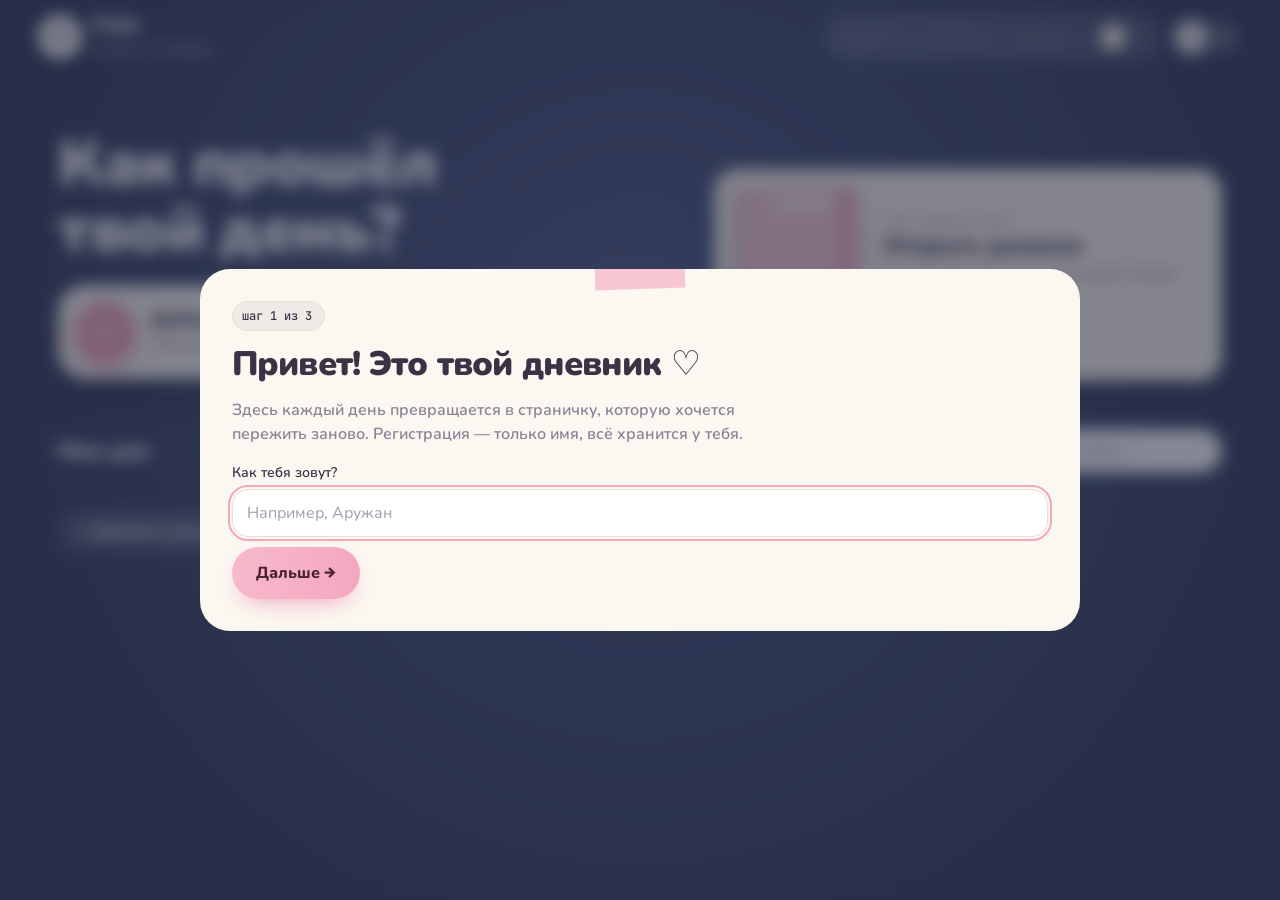
<file: index.html>
<!DOCTYPE html>
<html lang="ru">
<head>
<meta charset="utf-8">
<meta name="viewport" content="width=device-width,initial-scale=1,maximum-scale=1,viewport-fit=cover">
<title>Folio</title>
<link rel="manifest" href="manifest.webmanifest">
<link rel="icon" href="icon.svg" type="image/svg+xml">
<link rel="apple-touch-icon" href="icon.svg">
<meta name="theme-color" content="#3d4869">
<meta name="apple-mobile-web-app-capable" content="yes">
<meta name="apple-mobile-web-app-title" content="Folio">
<link rel="preconnect" href="https://fonts.googleapis.com">
<link rel="preconnect" href="https://fonts.gstatic.com" crossorigin>
<link href="https://fonts.googleapis.com/css2?family=Amatic+SC:wght@700&family=Caveat:wght@500;700&family=Comfortaa:wght@600&family=Cormorant+Garamond:ital,wght@0,500;0,600;1,500;1,600&family=JetBrains+Mono:wght@500&family=Lobster&family=Marck+Script&family=Neucha&family=Bad+Script&family=Nunito:wght@600;800;900&family=Onest:wght@400;500;600;700;800&family=Pacifico&family=Rubik+Mono+One&family=Unbounded:wght@400;500;600;700;900&display=swap" rel="stylesheet">
<link rel="stylesheet" href="css/folio.css">
</head>
<body>
<div class="mesh" aria-hidden="true"><i></i><i></i><i></i></div>
<svg width="0" height="0" style="position:absolute" aria-hidden="true"><defs>
<symbol id="i-photo" viewBox="0 0 24 24"><rect x="3" y="4" width="18" height="16" rx="3"/><circle cx="9" cy="10" r="2"/><path d="M21 16l-5-5-9 9"/></symbol>
<symbol id="i-video" viewBox="0 0 24 24"><rect x="3" y="6" width="13" height="12" rx="3"/><path d="M16 10l5-3v10l-5-3"/></symbol>
<symbol id="i-text" viewBox="0 0 24 24"><path d="M5 6V4h14v2M12 4v16M9 20h6"/></symbol>
<symbol id="i-sticker" viewBox="0 0 24 24"><path d="M14 3H7a4 4 0 0 0-4 4v10a4 4 0 0 0 4 4h7l7-7V7a4 4 0 0 0-4-4z"/><path d="M14 21v-4a3 3 0 0 1 3-3h4"/></symbol>
<symbol id="i-tpl" viewBox="0 0 24 24"><rect x="4" y="3" width="16" height="18" rx="3"/><path d="M8 8h8M8 12h8M8 16h5"/></symbol>
<symbol id="i-date" viewBox="0 0 24 24"><rect x="3" y="5" width="18" height="16" rx="3"/><path d="M3 10h18M8 3v4M16 3v4"/></symbol>
<symbol id="i-link" viewBox="0 0 24 24"><path d="M10 14a4 4 0 0 0 6 0l3-3a4 4 0 0 0-6-6l-1 1M14 10a4 4 0 0 0-6 0l-3 3a4 4 0 0 0 6 6l1-1"/></symbol>
<symbol id="i-secret" viewBox="0 0 24 24"><rect x="3" y="6" width="18" height="13" rx="2"/><path d="M3 8l9 6 9-6"/></symbol>
<symbol id="i-oc" viewBox="0 0 24 24"><circle cx="12" cy="9" r="5"/><path d="M4 21c1-4 4-6 8-6s7 2 8 6"/></symbol>
<symbol id="i-bg" viewBox="0 0 24 24"><path d="M12 3a9 9 0 1 0 0 18c1.5 0 2-1 2-2s-1-2 0-3 2-1 3-1a4 4 0 0 0 4-4c0-4-4-8-9-8z"/><circle cx="7.5" cy="11" r="1"/><circle cx="10" cy="7" r="1"/><circle cx="15" cy="7" r="1"/></symbol>
<symbol id="i-magic" viewBox="0 0 24 24"><path d="M5 19L17 7M14 4l1 2 2 1-2 1-1 2-1-2-2-1 2-1zM19 11l.7 1.3L21 13l-1.3.7L19 15l-.7-1.3L17 13l1.3-.7z"/></symbol>
<symbol id="i-play" viewBox="0 0 24 24"><path d="M7 4l13 8-13 8z"/></symbol>
<symbol id="i-undo" viewBox="0 0 24 24"><path d="M9 14L4 9l5-5"/><path d="M4 9h11a5 5 0 0 1 0 10h-3"/></symbol>
<symbol id="i-redo" viewBox="0 0 24 24"><path d="M3 12a9 9 0 0 1 15.5-6.3L21 8M21 3v5h-5M21 12a9 9 0 0 1-15.5 6.3L3 16M3 21v-5h5"/></symbol>
<symbol id="i-less" viewBox="0 0 24 24"><path d="M5 12h14"/></symbol>
<symbol id="i-more" viewBox="0 0 24 24"><path d="M12 5v14M5 12h14"/></symbol>
<symbol id="i-dots" viewBox="0 0 24 24"><circle cx="5" cy="12" r="1.4"/><circle cx="12" cy="12" r="1.4"/><circle cx="19" cy="12" r="1.4"/></symbol>
<symbol id="i-back" viewBox="0 0 24 24"><path d="M15 5l-7 7 7 7"/></symbol>
<symbol id="i-pen" viewBox="0 0 24 24"><path d="M4 20l4-1 11-11-3-3L5 16z"/></symbol>
<symbol id="i-book" viewBox="0 0 24 24"><path d="M4 5a2 2 0 0 1 2-2h13v16H6a2 2 0 0 0-2 2z"/><path d="M4 19V5"/></symbol>
<symbol id="i-grid" viewBox="0 0 24 24"><rect x="4" y="4" width="7" height="7" rx="2"/><rect x="13" y="4" width="7" height="7" rx="2"/><rect x="4" y="13" width="7" height="7" rx="2"/><rect x="13" y="13" width="7" height="7" rx="2"/></symbol>
<symbol id="i-friends" viewBox="0 0 24 24"><circle cx="9" cy="9" r="3.5"/><circle cx="17" cy="10" r="2.5"/><path d="M3 20c.8-3.5 3-5 6-5s5.2 1.5 6 5M15 15.5c2.6 0 4.6 1.3 5.5 4"/></symbol>
<symbol id="i-share" viewBox="0 0 24 24"><path d="M12 15V3M7 8l5-5 5 5M5 13v6a2 2 0 0 0 2 2h10a2 2 0 0 0 2-2v-6"/></symbol>
<symbol id="i-img" viewBox="0 0 24 24"><rect x="3" y="3" width="18" height="18" rx="3"/><path d="M3 16l5-5 5 5 3-3 5 5"/></symbol>
<symbol id="i-zip" viewBox="0 0 24 24"><path d="M4 7a2 2 0 0 1 2-2h4l2 2h6a2 2 0 0 1 2 2v8a2 2 0 0 1-2 2H6a2 2 0 0 1-2-2z"/></symbol>
<symbol id="i-why" viewBox="0 0 24 24"><circle cx="12" cy="12" r="9"/><path d="M9.5 9.5a2.5 2.5 0 1 1 3.5 2.3c-.6.3-1 .9-1 1.6V14M12 17.5v.01"/></symbol>
<symbol id="i-search" viewBox="0 0 24 24"><circle cx="11" cy="11" r="6.5"/><path d="M16 16l4.5 4.5"/></symbol>
<symbol id="i-menu" viewBox="0 0 24 24"><path d="M4 7h16M4 12h16M4 17h16"/></symbol>
<symbol id="i-trash" viewBox="0 0 24 24"><path d="M5 7h14M10 7V5h4v2M7 7l1 13h8l1-13"/></symbol>
<symbol id="i-eye" viewBox="0 0 24 24"><path d="M3 12s3.5-6 9-6 9 6 9 6-3.5 6-9 6-9-6-9-6z"/><circle cx="12" cy="12" r="2.5"/></symbol>
<symbol id="i-pages" viewBox="0 0 24 24"><rect x="3" y="5" width="8" height="14" rx="1.5"/><rect x="13" y="5" width="8" height="14" rx="1.5"/></symbol>
</defs></svg>

<header class="bar">
  <a class="logo" href="#home"><span class="logo-ic"></span><span><b>Folio</b><small data-i18n>дневник атмосферы</small></span></a>
  <div class="bar-r">
    <nav class="tabs-top glass">
      <a href="#home" data-nav="home"><svg><use href="#i-book"/></svg><span data-i18n>Дневник</span></a>
      <a href="#photos" data-nav="photos"><svg><use href="#i-grid"/></svg><span data-i18n>Галерея</span></a>
      <a href="#new" class="tab-add" aria-label="Добавить день" data-i18n-aria>+</a>
      <a href="#friends" data-nav="friends"><svg><use href="#i-friends"/></svg><span data-i18n>Друзья</span></a>
      <a href="#me" data-nav="me" class="me-link"><span id="me-ava" class="mini-ava"></span><span id="me-name" data-i18n>Я</span></a>
    </nav>
    <div class="lang glass" role="group" aria-label="Язык"><button type="button" data-lang="ru">RU</button><button type="button" data-lang="en">EN</button></div>
  </div>
</header>

<main>
  <!-- ДНЕВНИК -->
  <section id="v-home" class="view">
    <div class="home-hero">
      <div>
        <p class="k" id="hello-k"></p>
        <h1 id="hello-h">Как прошёл твой день?</h1>
        <button class="cta glass" id="new-day" type="button"><span class="orb">+</span><span><b data-i18n>Добавить сегодняшний день</b><small data-i18n>Пара фото и пара слов — страницу соберу сама</small></span></button>
        <div class="week" id="week"></div>
        <div id="vibe-sum"></div>
      </div>
      <div class="side-col">
        <a class="cover" href="#diary" id="open-diary">
          <span class="cover-book"><span class="cover-oc" id="cover-oc"></span><b id="cover-title">дневник</b><small id="cover-pages"></small></span>
          <span class="cover-txt"><span class="k" data-i18n>твой дневник-книга</span><b data-i18n>Открыть дневник</b><small data-i18n>Листай страницы, как в настоящей тетради</small><span class="btn pink small"><svg><use href="#i-book"/></svg><span data-i18n>Открыть</span></span></span>
        </a>
        <div class="qday glass" id="qday" hidden></div>
        <div id="memory" class="mem-col"></div>
      </div>
    </div>
    <div class="sec-row"><h2 class="sec"><span id="diary-name" data-i18n>Мои дни</span> <span id="days-count" class="count"></span></h2><input id="search" type="search" class="search" placeholder="Найти день: «какао», «концерт», «октябрь»…" data-i18n-ph aria-label="Поиск по дням" data-i18n-aria></div>
    <div class="days" id="days"></div>
    <div class="row"><label class="btn ghost"><span data-i18n>⇪ Добавить день друга</span><input type="file" id="import-home" accept=".json,application/json" hidden></label></div>
  </section>

  <!-- ДНЕВНИК-КНИГА: веер разворотов, по нажатию — листание -->
  <section id="v-diary" class="view" hidden>
    <div class="jtop">
      <div class="jside"><a class="rbtn" href="#home" aria-label="Назад" data-i18n-aria><svg><use href="#i-back"/></svg></a></div>
      <div class="jt"><h1 id="j-title">дневник</h1><p class="jsub"><svg><use href="#i-eye"/></svg><span id="j-pages"></span></p></div>
      <div class="jside r"></div>
    </div>
    <div id="home-book">
      <div class="fan" id="fan"></div>
      <div class="jbtns">
        <button class="rbtn big" type="button" id="j-more" aria-label="Ещё" data-i18n-aria><svg><use href="#i-dots"/></svg></button>
        <button class="rbtn big" type="button" id="j-share" aria-label="Сохранить разворот картинкой" data-i18n-aria><svg><use href="#i-share"/></svg></button>
        <button class="rbtn big" type="button" id="j-del" aria-label="Удалить день" data-i18n-aria><svg><use href="#i-trash"/></svg></button>
        <button class="rbtn big plus" type="button" id="j-add" aria-label="Добавить сегодняшний день" data-i18n-aria><svg><use href="#i-more"/></svg></button>
      </div>
      <p class="fan-hint" data-i18n>листай развороты · нажми, чтобы открыть</p>
    </div>
  </section>

  <!-- ДОБАВИТЬ ДЕНЬ -->
  <section id="v-new" class="view" hidden>
    <div class="cmp">
      <div class="cmp-top"><div><p class="k" id="cmp-date"></p><h1 data-i18n>Каким был день?</h1></div><a class="x" href="#home" aria-label="Закрыть" data-i18n-aria style="display:grid;place-items:center;text-decoration:none">✕</a></div>
      <textarea id="cmp-text" class="cmp-text glass" placeholder="Пара слов о дне — можно совсем коротко" data-i18n-ph></textarea>
      <p class="lbl"><span data-i18n>// настроение</span><small data-i18n>необязательно</small></p>
      <div class="moods" id="cmp-moods"></div>
      <input id="cmp-own" class="inp own" placeholder="Опиши настроение своими словами" data-i18n-ph hidden>
      <p class="lbl"><span data-i18n>// фото и видео</span><small data-i18n>первое станет главным</small></p>
      <div class="media" id="cmp-media"></div>
      <p class="lbl"><span data-i18n>// детали</span><small data-i18n>необязательно</small></p>
      <div class="rowi glass"><i>♪</i><input id="cmp-song" placeholder="Песня дня: ссылка или «исполнитель — название»" data-i18n-ph></div>
      <div class="rowi glass"><i>⌖</i><input id="cmp-place" placeholder="Место" data-i18n-ph></div>
      <div class="rowi glass"><i>✎</i><input id="cmp-extra" placeholder="Ещё заметка — что хочется не забыть" data-i18n-ph></div>
      <div class="cmp-q glass" id="cmp-q" hidden></div>
      <div class="cmp-go"><button class="btn pink" id="cmp-gen" type="button" disabled><span data-i18n>✦ Собрать мой день</span></button></div>
      <p class="note" id="cmp-hint" style="text-align:center" data-i18n>Добавь хотя бы пару слов или одно фото</p>
    </div>
  </section>

  <!-- ГАЛЕРЕЯ -->
  <section id="v-photos" class="view" hidden>
    <div class="view-h"><h1 data-i18n>Все фото</h1><p class="sub" data-i18n>Каждый кадр из всех дней в одном месте. Нажми — откроется день, к которому он приклеен.</p></div>
    <div class="gallery" id="gallery"></div>
  </section>

  <!-- ДРУЗЬЯ -->
  <section id="v-friends" class="view" hidden>
    <div class="view-h">
      <h1 data-i18n>Дни друзей</h1>
      <p class="sub" data-i18n>Друг жмёт «Поделиться» в своём дне и присылает тебе файл. Ты добавляешь его сюда, смотришь атмосферу его дня, ставишь реакции и оставляешь записки в конвертиках. Можно собрать общий разворот: слева твоя страница, справа — его.</p>
      <div class="row"><label class="btn pink big"><span data-i18n>⇪ Добавить файл от друга</span><input type="file" id="import-friends" accept=".json,application/json" hidden></label></div>
    </div>
    <div class="days" id="friend-days"></div>
  </section>

  <!-- ПРОФИЛЬ -->
  <section id="v-me" class="view" hidden>
    <div class="me-grid glass">
      <div class="oc-stage" id="me-oc"></div>
      <div>
        <h1 id="me-h">Профиль</h1>
        <p class="sub" data-i18n>Твой персонаж живёт в дневнике как стикер. Его можно поменять когда угодно.</p>
        <div class="row"><button class="btn white" id="edit-oc" type="button" data-i18n>Изменить персонажа</button><button class="btn ghost" id="edit-vibe" type="button" data-i18n>Пройти тест вайба заново</button><a class="btn ghost" href="atmosphere.html" data-i18n>Художественный режим</a></div>
        <div class="row"><button class="btn ghost" id="backup" type="button" data-i18n>Сохранить весь дневник файлом</button><label class="btn ghost"><span data-i18n>Восстановить из файла</span><input type="file" id="restore" accept=".json" hidden></label></div>
        <p class="note" style="margin-top:18px" data-i18n>Всё хранится только в твоём браузере.</p>
      </div>
    </div>
  </section>

  <!-- ГОТОВАЯ СТРАНИЦА И РЕДАКТОР -->
  <section id="v-edit" class="view" hidden>
    <div class="ed-top">
      <a class="btn icon" href="#home" aria-label="Назад" data-i18n-aria><svg><use href="#i-back"/></svg></a>
      <input id="ed-title" class="ed-title" placeholder="Название дня" data-i18n-ph aria-label="Название дня" data-i18n-aria>
      <input id="ed-date" type="date" class="ed-date" aria-label="Дата" data-i18n-aria>
      <button class="btn icon edit-only" id="ed-undo" type="button" title="Отменить (Ctrl+Z)" aria-label="Отменить" data-i18n-aria><svg><use href="#i-undo"/></svg></button>
      <button class="btn small white edit-only" id="ed-done" type="button" data-i18n>Готово</button>
      <button class="btn icon" id="ed-more" type="button" aria-label="Ещё" data-i18n-aria><svg><use href="#i-dots"/></svg></button>
    </div>
    <div class="ed-menu glass" id="ed-menu" hidden>
      <button type="button" id="ed-play"><svg><use href="#i-play"/></svg><span data-i18n>Прожить день</span></button>
      <button type="button" id="ed-share"><svg><use href="#i-share"/></svg><span data-i18n>Поделиться</span></button>
      <button type="button" id="ed-why"><svg><use href="#i-why"/></svg><span data-i18n>Почему так?</span></button>
      <hr>
      <button type="button" id="ed-png"><svg><use href="#i-img"/></svg><span data-i18n>Сохранить картинкой</span></button>
      <button type="button" id="ed-video"><svg><use href="#i-video"/></svg><span data-i18n>Видео для сторис</span></button>
      <button type="button" id="ed-zip"><svg><use href="#i-zip"/></svg><span data-i18n>Папка .zip</span></button>
      <hr>
      <div class="row-m"><svg><use href="#i-pages"/></svg><div class="seg" role="group" aria-label="Страницы"><button type="button" data-pages="1" data-i18n>1 стр.</button><button type="button" data-pages="2" data-i18n>2 стр.</button></div></div>
    </div>
    <div class="ed-wrap" id="ed-wrap">
      <div class="ed-glow"></div>
      <div class="spread" id="spread"></div>
    </div>
    <div class="ed-side" id="ed-side">
    <p class="side-k k" data-i18n>AI собрал страницу · можно пересобрать</p>
    <div class="aibar" id="aibar">
      <button type="button" class="main" data-ai="regen"><svg><use href="#i-redo"/></svg><span data-i18n>Другой вариант</span></button>
      <button type="button" data-ai="less"><svg><use href="#i-less"/></svg><span data-i18n>Минималистичнее</span></button>
      <button type="button" data-ai="more"><svg><use href="#i-more"/></svg><span data-i18n>Больше деталей</span></button>
      <button type="button" data-ai="mood" id="ai-mood"></button>
    </div>
    <p class="why-line" id="why-line"></p>
    <div class="ed-bottom" id="ed-bottom">
      <button class="btn" type="button" id="ed-edit"><svg><use href="#i-pen"/></svg><span data-i18n>Править</span></button>
      <button class="btn pink" type="button" id="ed-save" data-i18n>Сохранить в дневник</button>
    </div>
    <ol class="why side-why" id="why-list"></ol>
    </div>
    <div class="dock" id="dock">
      <div class="tools" id="tools">
        <button class="tool" data-sheet="photo" type="button"><svg><use href="#i-photo"/></svg><span data-i18n>Фото</span></button>
        <label class="tool"><input type="file" id="add-video" accept="video/*" hidden><svg><use href="#i-video"/></svg><span data-i18n>Видео 5с</span></label>
        <button class="tool" data-act="text" type="button"><svg><use href="#i-text"/></svg><span data-i18n>Текст</span></button>
        <button class="tool" data-sheet="stickers" type="button"><svg><use href="#i-sticker"/></svg><span data-i18n>Стикеры</span></button>
        <button class="tool" data-sheet="bg" type="button"><svg><use href="#i-bg"/></svg><span data-i18n>Фон</span></button>
        <button class="tool" data-sheet="song" type="button"><svg viewBox="0 0 24 24"><path d="M9 18V5l11-2v13"/><circle cx="6" cy="18" r="3"/><circle cx="17" cy="16" r="3"/></svg><span data-i18n>Песня</span></button>
        <button class="tool" data-sheet="templates" type="button"><svg><use href="#i-tpl"/></svg><span data-i18n>Вопросы</span></button>
        <button class="tool" data-sheet="widgets" type="button"><svg><use href="#i-date"/></svg><span data-i18n>Дата</span></button>
        <button class="tool" data-act="link" type="button"><svg><use href="#i-link"/></svg><span data-i18n>Ссылка</span></button>
        <button class="tool" data-sheet="secrets" type="button"><svg><use href="#i-secret"/></svg><span data-i18n>Секрет</span></button>
        <button class="tool" data-act="oc" type="button"><svg><use href="#i-oc"/></svg><span data-i18n>Я</span></button>
      </div>
      <div class="itbar" id="itbar" hidden>
        <button type="button" data-it="edit" data-i18n>✎ Изменить</button>
        <button type="button" data-it="frame" data-i18n>▢ Рамка</button>
        <button type="button" data-it="cut" data-i18n>✂ Стикер</button>
        <button type="button" data-it="color" data-i18n>● Цвет</button>
        <button type="button" data-it="pos" data-i18n>⌖ Место</button>
        <button type="button" data-it="up" data-i18n>↑ Выше</button>
        <button type="button" data-it="down" data-i18n>↓ Ниже</button>
        <button type="button" data-it="dup" data-i18n>⧉ Копия</button>
        <button type="button" data-it="del" class="danger" data-i18n>✕ Удалить</button>
        <button type="button" data-it="done" class="ok" data-i18n>Готово</button>
      </div>
    </div>
  </section>
</main>

<!-- открытая книга: листание разворотов -->
<div class="book-ov" id="book" hidden>
  <i class="fl f1">✿</i><i class="fl f2">✿</i><i class="fl f3">✿</i><i class="fl f4">✿</i>
  <button class="rbtn bk-x" type="button" id="bk-x" aria-label="Закрыть" data-i18n-aria>✕</button>
  <p class="bk-top" id="bk-top"></p>
  <div class="bk-stage"><div class="bk" id="bk"></div></div>
  <button class="rbtn bk-nav prev" type="button" id="bk-prev" aria-label="Назад" data-i18n-aria><svg><use href="#i-back"/></svg></button>
  <button class="rbtn bk-nav next" type="button" id="bk-next" aria-label="Дальше" data-i18n-aria><svg style="transform:scaleX(-1)"><use href="#i-back"/></svg></button>
  <p class="bk-cap" id="bk-cap"></p>
</div>
<!-- генерация -->
<div class="genov" id="genov" hidden><div><div class="gorb" id="gorb"></div><b id="gen-h" data-i18n>Считываю атмосферу</b><p id="gen-p" data-i18n>свет фото, слова, ритм песни и твой стиль</p><div class="gsteps" id="gsteps"></div></div></div>
<!-- нижние листы -->
<div class="sheet" id="sheet" hidden><div class="sheet-box"><div class="sheet-head"><b id="sheet-title"></b><button type="button" class="x" id="sheet-x" aria-label="Закрыть" data-i18n-aria>✕</button></div><div id="sheet-body" class="sheet-body"></div></div></div>
<!-- окно (онбординг, конверт, редактирование) -->
<div class="modal" id="modal" hidden><div class="modal-box" id="modal-box"></div></div>
<div class="shelf" id="shelf" hidden>
  <div class="shelf-panel" id="shelf-panel" aria-label="Мои дневники"></div>
  <button class="shelf-handle" id="shelf-handle" type="button" aria-label="Открыть мои дневники" title="Потяни вправо"><i></i><i></i><i></i></button>
</div>
<div class="shelf-dim" id="shelf-dim"></div>
<div class="replay" id="replay" hidden></div>
<div class="toast" id="toast" hidden></div>

<script src="js/util.js"></script>
<script src="js/i18n.js"></script>
<script src="js/i18n-en.js"></script>
<script src="js/lexicon.js"></script>
<script src="js/analyze-text.js"></script>
<script src="js/analyze-image.js"></script>
<script src="js/music.js"></script>
<script src="js/analyze-audio.js"></script>
<script src="js/demo.js"></script>
<script src="js/system.js"></script>
<script src="js/zip.js"></script>
<script src="js/stickers.js"></script>
<script src="js/pixel-oc.js"></script>
<script src="js/prompts.js"></script>
<script src="js/taste.js"></script>
<script src="js/gemini.js"></script>
<script src="js/generate.js"></script>
<script src="js/cutout.js"></script>
<script src="js/scrap.js"></script>
</body>
</html>
</file>
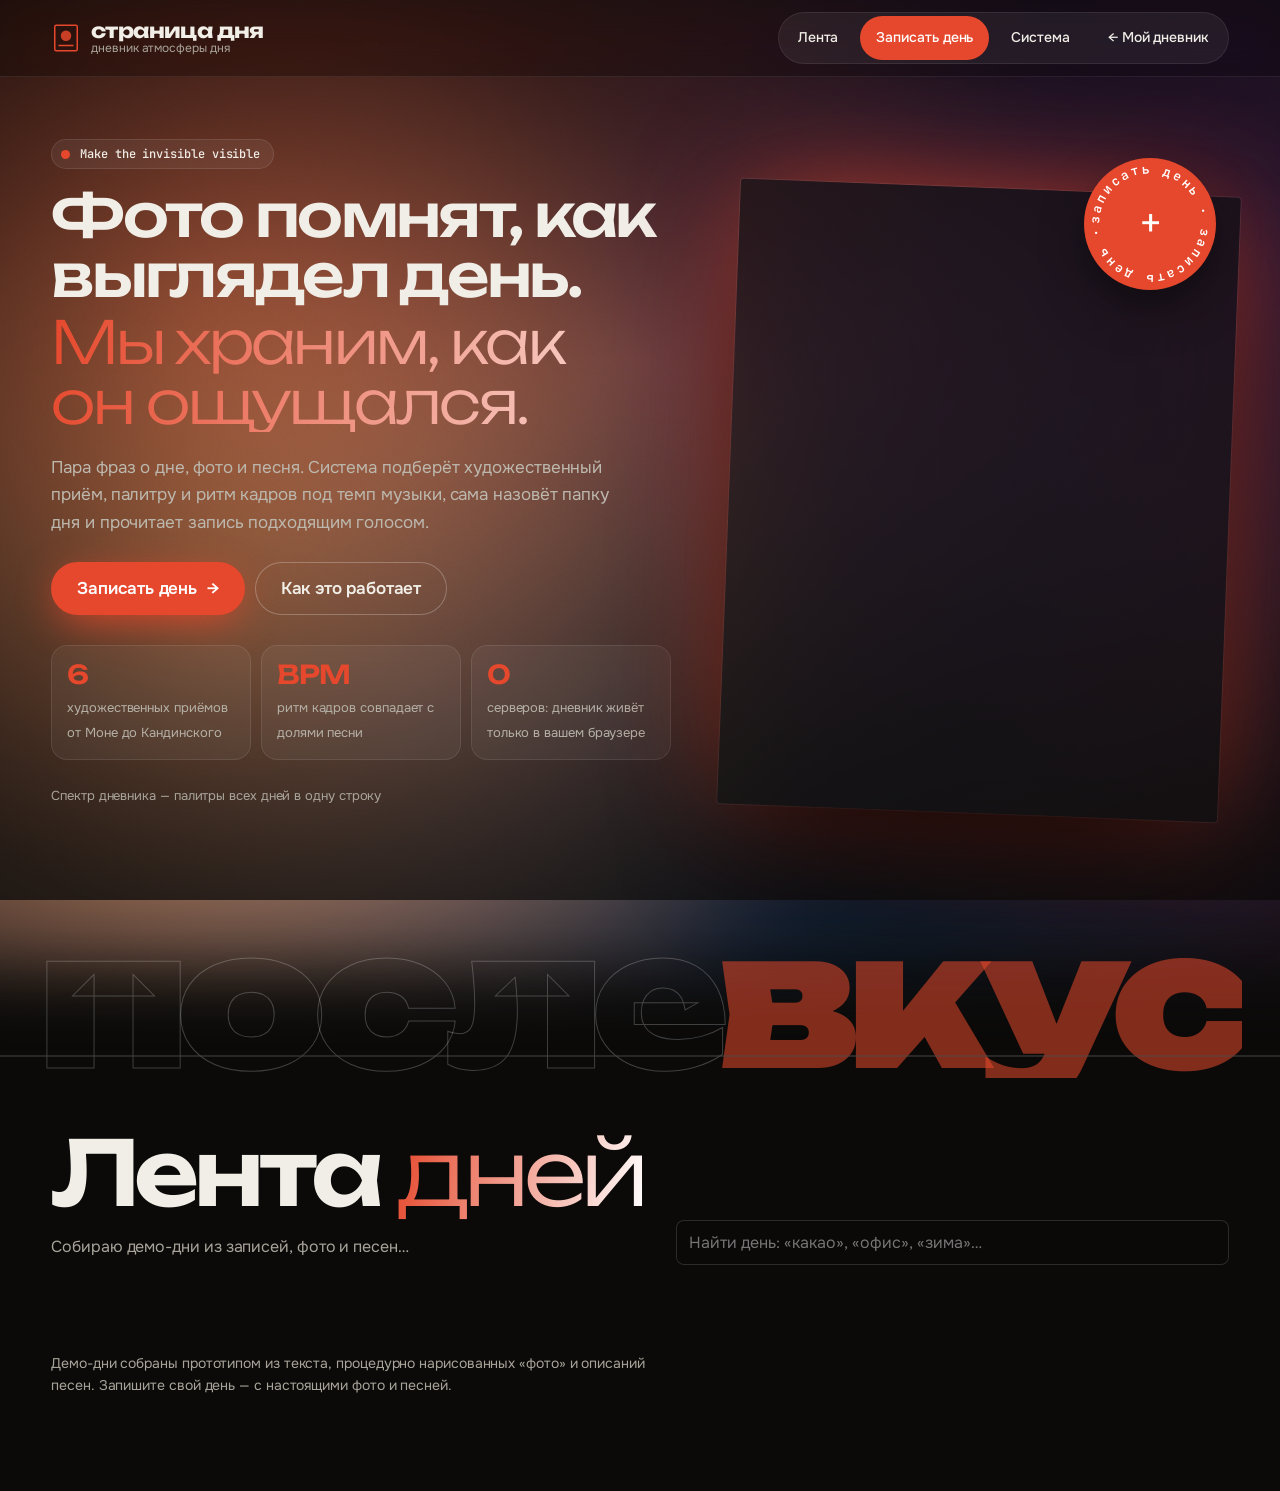
<file: atmosphere.html>
<!DOCTYPE html>
<html lang="ru">
<head>
<meta charset="utf-8">
<meta name="viewport" content="width=device-width,initial-scale=1">
<title>Страница дня — дневник атмосферы</title>
<link rel="preconnect" href="https://fonts.googleapis.com">
<link rel="preconnect" href="https://fonts.gstatic.com" crossorigin>
<link href="https://fonts.googleapis.com/css2?family=Caveat:wght@500;600&family=JetBrains+Mono:wght@400;500&family=Onest:wght@300;400;500;600;700&family=Unbounded:wght@300;400;500;700;900&display=swap" rel="stylesheet">
<link rel="stylesheet" href="css/style.css">
</head>
<body>
<canvas id="aura" aria-hidden="true"></canvas>
<div class="veil" aria-hidden="true"></div>
<header class="top">
  <a class="brand" href="#feed" aria-label="Страница дня — к ленте">
    <svg viewBox="0 0 40 40" width="30" height="30" aria-hidden="true"><rect x="5" y="3" width="30" height="34" rx="2" fill="none" stroke="currentColor" stroke-width="2"/><circle cx="20" cy="17" r="7" fill="currentColor" opacity=".85"/><path d="M10 30h20" stroke="currentColor" stroke-width="2"/></svg>
    <span><b>страница дня</b><small>дневник атмосферы дня</small></span>
  </a>
  <nav class="nav">
    <a href="#feed" data-nav="feed">Лента</a>
    <a href="#new" data-nav="new" class="primary">Записать день</a>
    <a href="#system" data-nav="system">Система</a>
    <a href="index.html">← Мой дневник</a>
  </nav>
</header>

<main>
  <!-- ЛЕНТА / АРХИВ -->
  <section id="view-feed" class="view">
    <div class="hero">
      <div class="hero-text">
        <p class="kicker"><i></i> Make the invisible visible</p>
        <h1 class="hero-h">Фото помнят, как выглядел день. <em>Мы храним, как он ощущался.</em></h1>
        <p class="hero-p">Пара фраз о дне, фото и песня. Система подберёт художественный приём, палитру и ритм кадров под темп музыки, сама назовёт папку дня и прочитает запись подходящим голосом.</p>
        <div class="hero-cta"><a class="btn big glow" href="#new">Записать день <span class="arr">→</span></a><a class="btn big ghost" href="#system">Как это работает</a></div>
        <div class="stats">
          <div><b>6</b><span>художественных приёмов от Моне до Кандинского</span></div>
          <div><b>BPM</b><span>ритм кадров совпадает с долями песни</span></div>
          <div><b>0</b><span>серверов: дневник живёт только в вашем браузере</span></div>
        </div>
        <div class="spectrum-wrap">
          <p class="spec-label">Спектр дневника — палитры всех дней в одну строку</p>
          <div class="spectrum" id="spectrum"></div>
        </div>
      </div>
      <div class="hero-pic">
        <div class="stage live" id="hero-stage"></div>
        <a class="badge" href="#new" aria-label="Записать день">
          <svg viewBox="0 0 120 120" aria-hidden="true"><defs><path id="bp" d="M60,60 m-46,0 a46,46 0 1,1 92,0 a46,46 0 1,1 -92,0"/></defs>
            <text textLength="286" lengthAdjust="spacing"><textPath href="#bp" textLength="286" lengthAdjust="spacing">записать день · записать день ·</textPath></text></svg>
          <b>+</b>
        </a>
        <p class="hero-cap" id="hero-cap"></p>
      </div>
    </div>
    <div class="wordmark" aria-hidden="true">после<span>вкусие</span></div>
    <div class="marquee" aria-hidden="true"><div class="track" id="marquee"></div></div>
    <div class="feed-head">
      <div>
        <h1 class="feed-title">Лента <em>дней</em></h1>
        <p class="muted" id="feed-count">Загружаю дневник…</p>
      </div>
      <div class="feed-tools">
        <input id="search" type="search" placeholder="Найти день: «какао», «офис», «зима»…" aria-label="Поиск по дням">
        <div class="chips" id="chips"></div>
      </div>
    </div>
    <div id="feed" class="feed"></div>
    <p class="feed-note muted">Демо-дни собраны прототипом из текста, процедурно нарисованных «фото» и описаний песен. Запишите свой день — с настоящими фото и песней.</p>
  </section>

  <!-- НОВЫЙ ДЕНЬ -->
  <section id="view-new" class="view" hidden>
    <form id="form" class="compose" autocomplete="off">
      <div class="col">
        <h1>Как прошёл день?</h1>
        <label class="field">
          <span>Запись</span>
          <textarea id="f-text" rows="8" required placeholder="Пишите как близкому другу: погода, свет, запахи, звуки, кто был рядом, мелочи, которые запомнились."></textarea>
        </label>
        <div class="row2">
          <label class="field"><span>Дата</span><input id="f-date" type="date" required></label>
          <label class="field"><span>Время записи</span><input id="f-time" type="time"></label>
        </div>

        <div class="field">
          <span>Фото дня <em class="muted">— одно или несколько</em></span>
          <label class="drop" id="drop">
            <input id="f-photos" type="file" accept="image/*" multiple>
            <b>Перетащите фото сюда</b> или нажмите, чтобы выбрать
          </label>
          <div id="thumbs" class="thumbs"></div>
        </div>

        <div class="field">
          <span>Песня дня</span>
          <div class="tabs" role="tablist">
            <button type="button" class="tab on" data-tab="link" role="tab">Ссылка</button>
            <button type="button" class="tab" data-tab="file" role="tab">Свой аудиофайл</button>
          </div>
          <div class="tabpane" data-pane="link">
            <input id="f-link" type="url" placeholder="Ссылка на YouTube, Spotify, Яндекс Музыку, SoundCloud, Apple Music…">
          </div>
          <div class="tabpane" data-pane="file" hidden>
            <label class="drop small"><input id="f-audio" type="file" accept="audio/*"><b id="audio-name">Выберите mp3 / m4a / wav</b> — разберу темп, энергию и лад по звуку</label>
          </div>
          <div class="songmeta">
            <input id="f-artist" placeholder="Исполнитель" aria-label="Исполнитель">
            <input id="f-song" placeholder="Название" aria-label="Название песни">
            <select id="f-genre" aria-label="Жанр"></select>
            <input id="f-year" type="number" min="1900" max="2030" placeholder="Год" aria-label="Год">
            <select id="f-tempo" aria-label="Темп">
              <option value="">Темп: авто</option><option value="slow">Медленная</option><option value="mid">Средняя</option><option value="fast">Быстрая</option>
            </select>
            <select id="f-mode" aria-label="Лад">
              <option value="">Лад: авто</option><option value="major">Светлая (мажор)</option><option value="minor">Грустная (минор)</option>
            </select>
          </div>
          <p class="hint muted" id="song-hint">Если есть аудиофайл — анализ идёт по звуку. Для ссылки хватит исполнителя и жанра: известных артистов я узнаю сам.</p>
        </div>

        <label class="check"><input id="f-weather" type="checkbox"> Добавить погоду по геолокации <em class="muted">(только с вашего согласия, только для сегодняшней даты)</em></label>

        <button class="btn big" id="build" type="submit">Собрать воспоминание</button>
      </div>
      <div class="col preview-col">
        <div class="stage" id="new-stage">
          <div class="placeholder">
            <p>Здесь появится страница дня.</p>
            <p class="muted">Палитра, приём, ритм кадров и название папки рассчитываются из вашей записи, фото и песни.</p>
          </div>
        </div>
        <div id="new-status" class="status muted" aria-live="polite"></div>
      </div>
    </form>
  </section>

  <!-- ДЕНЬ / ПАПКА -->
  <section id="view-day" class="view" hidden>
    <div class="day">
      <div class="day-stage">
        <div class="stage" id="day-stage"></div>
        <div class="player">
          <button class="btn" id="p-play" type="button">▶ Смотреть со звуком</button>
          <button class="btn ghost" id="p-voice" type="button">Озвучить запись</button>
          <span class="muted" id="p-info"></span>
        </div>
        <div id="embed" class="embed"></div>
      </div>
      <aside class="folder">
        <p class="crumb"><a href="#feed">Лента</a> / папка дня</p>
        <h2 id="d-title" class="d-title"></h2>
        <p class="muted" id="d-meta"></p>
        <div class="title-edit" hidden id="title-edit">
          <input id="d-title-input" aria-label="Название папки">
          <button class="btn small" id="d-title-save" type="button">Сохранить</button>
        </div>
        <ul class="files" id="d-files"></ul>
        <div class="actions">
          <button class="btn small" id="a-zip" type="button">Скачать папку .zip</button>
          <button class="btn small ghost" id="a-png" type="button">Страница .png</button>
          <button class="btn small ghost" id="a-video" type="button">Записать видео</button>
          <button class="btn small ghost" id="a-rename" type="button">Переименовать</button>
          <button class="btn small danger" id="a-del" type="button">Удалить</button>
        </div>
        <div id="a-status" class="status muted" aria-live="polite"></div>
        <h3>Почему день выглядит так</h3>
        <ol class="why" id="d-why"></ol>
        <h3>Запись</h3>
        <blockquote id="d-text" class="d-text"></blockquote>
        <h3>Что услышала система</h3>
        <dl class="facts" id="d-facts"></dl>
        <p class="disclaimer muted">Настроение — интерпретация для оформления страницы, а не психологическая оценка.</p>
      </aside>
    </div>
  </section>

  <!-- СИСТЕМА -->
  <section id="view-system" class="view" hidden>
    <div class="sys" id="sys"></div>
  </section>
</main>

<div class="toast" id="toast" role="status" hidden></div>
<div class="modal" id="confirm" hidden>
  <div class="modal-box">
    <p id="confirm-text"></p>
    <div class="actions"><button class="btn danger" id="confirm-yes" type="button">Удалить</button><button class="btn ghost" id="confirm-no" type="button">Отмена</button></div>
  </div>
</div>

<script src="js/util.js"></script>
<script src="js/aura.js"></script>
<script src="js/lexicon.js"></script>
<script src="js/analyze-text.js"></script>
<script src="js/analyze-image.js"></script>
<script src="js/analyze-audio.js"></script>
<script src="js/music.js"></script>
<script src="js/system.js"></script>
<script src="js/render.js"></script>
<script src="js/store.js"></script>
<script src="js/zip.js"></script>
<script src="js/demo.js"></script>
<script src="js/app.js"></script>
</body>
</html>
</file>
<file: css/folio.css>
/*
FOLIO — дневник как настоящая тетрадь. Пыльно-синий стол с мягкими кругами, белые круглые кнопки,
кремовые бумажные карточки, розово-пастельные акценты. Страницы дневника живут в своих бумажных цветах.
TYPE — Nunito (заголовки и интерфейс, округлый), Caveat (рукописные подписи), JetBrains Mono (служебное).
*/
:root{--bg:#3d4869;--bg2:#343e5c;--ink:#ffffff;--muted:#c9cee2;--line:#ffffff2e;--glass:#ffffff1f;--glass2:#ffffff33;--card:#fbf7f1;--field:#ffffff1f;
  --paper:#fbf7f1;--pink:#f4a7bf;--pinkD:#e98aa8;--sage:#c9d3c0;--dark:#2b2f3a;
  --acc:#f4a7bf;--acc2:#a9b8e8;--acc3:#ffd9a0;--grad:linear-gradient(95deg,#f7b9cb,#f4a7bf);
  --h:Nunito,Onest,system-ui,sans-serif;--ui:Nunito,Onest,system-ui,sans-serif;--hand:Caveat,cursive;--mono:"JetBrains Mono",ui-monospace,monospace;color-scheme:light}
*{box-sizing:border-box;min-width:0}
[hidden]{display:none!important}
html,body{margin:0}
body{background:repeating-radial-gradient(circle at 50% 42%,#ffffff07 0 2px,transparent 2px 120px),radial-gradient(circle at 50% 40%,#56628a 0,#4a567d 22%,#404c70 45%,#363f5e 80%);background-attachment:fixed;color:var(--ink);font:16px/1.5 var(--ui);font-weight:600;overflow-x:clip;-webkit-font-smoothing:antialiased}
a{color:inherit}
svg use{pointer-events:none}
h1,h2{font-family:var(--h);font-weight:900;letter-spacing:-.025em;line-height:1.02;margin:0;text-wrap:balance}
h1{font-size:clamp(34px,5vw,64px)}
h2{font-size:clamp(24px,3vw,34px)}
.sub{color:var(--muted);font-size:16px;max-width:58ch}
.note{color:var(--muted);font-size:13px}
.k{font:500 12px var(--mono);color:var(--muted);letter-spacing:.02em}
.row{display:flex;flex-wrap:wrap;gap:8px;margin:18px 0 0}
.pill{display:inline-flex;align-items:center;gap:8px;font:500 12px var(--mono);color:var(--ink);background:var(--glass);border:1px solid var(--line);border-radius:999px;padding:6px 12px 6px 9px;margin:0 0 16px}
.pill i{width:8px;height:8px;border-radius:50%;background:var(--acc);box-shadow:0 0 10px var(--acc)}
/* бумажная карточка: внутри свои тёмные токены, поэтому кнопки и поля в ней сами становятся «бумажными» */
.glass,.sheet-box,.modal-box,.ed-menu,.shelf-panel{--ink:#3a3346;--muted:#8a8296;--line:#e8dfd2;--glass:#3a334610;--glass2:#3a33461c;--field:#ffffff;color:var(--ink)}
.glass{background:var(--paper);border:0;box-shadow:0 1px 0 #ffffff inset,0 22px 44px -24px #0b10208a}

/* аура за интерфейсом */
.mesh{display:none}
.mesh i{position:absolute;border-radius:50%;filter:blur(90px);opacity:.42;transition:background 1.4s}
.mesh i:nth-child(1){width:52vmax;height:52vmax;left:-16vmax;top:-20vmax;background:var(--acc);animation:drift 26s ease-in-out infinite alternate}
.mesh i:nth-child(2){width:44vmax;height:44vmax;right:-18vmax;top:4vmax;background:var(--acc2);animation:drift 32s ease-in-out infinite alternate-reverse}
.mesh i:nth-child(3){width:36vmax;height:36vmax;left:20vmax;bottom:-26vmax;background:var(--acc3);opacity:.22;animation:drift 38s ease-in-out infinite alternate}
@keyframes drift{to{transform:translate(6vmax,4vmax) scale(1.12)}}
body.in-edit .mesh i{opacity:.28}

/* верхняя панель и нижние вкладки */
.bar{position:sticky;top:0;z-index:20;display:flex;gap:10px 20px;align-items:center;justify-content:space-between;padding:12px max(3vw,16px);background:transparent}
.logo{display:flex;gap:10px;align-items:center;text-decoration:none}
.logo-ic{width:44px;height:44px;border-radius:50%;background:#fff url("data:image/svg+xml,%3Csvg xmlns='http://www.w3.org/2000/svg' viewBox='0 0 24 24' fill='none' stroke='%232b2f3a' stroke-width='1.8' stroke-linecap='round' stroke-linejoin='round'%3E%3Cpath d='M12 6c-2-1.5-5-2-8-1.5V18c3-.5 6 0 8 1.5 2-1.5 5-2 8-1.5V4.5C17 4 14 4.5 12 6zM12 6v13.5'/%3E%3C/svg%3E") center/22px no-repeat;box-shadow:0 8px 20px -8px #0008}
.logo b{display:block;font:900 20px/1 var(--h);letter-spacing:-.02em}
.logo small{font:500 11px var(--mono);color:var(--muted)}
.bar-r{display:flex;gap:10px;align-items:center}
.tabs-top{display:flex;gap:2px;padding:4px;border-radius:999px;background:#ffffff1f!important;box-shadow:none!important}
.tabs-top a{text-decoration:none;padding:8px 14px;border-radius:999px;font-weight:800;font-size:14px;display:flex;align-items:center;gap:8px;min-height:40px;color:var(--muted);transition:color .2s,background .2s}
.tabs-top a:hover{color:var(--ink)}
.tabs-top a.on{background:#fff;color:var(--dark)}
.tabs-top .tab-add{display:none}
.tabs-top a svg{width:20px;height:20px;fill:none;stroke:currentColor;stroke-width:1.8;stroke-linecap:round;stroke-linejoin:round;display:none}
.mini-ava{width:26px;height:26px;border-radius:50%;background:#f6efe4;overflow:hidden;display:inline-block}
.mini-ava svg{width:100%;height:auto;transform:scale(1.9) translateY(18%)}
.lang{display:flex;padding:3px;border-radius:999px;background:#ffffff1f!important;box-shadow:none!important}
.lang button{border:0;background:transparent;color:#dfe3f2;font:600 12px var(--mono);padding:6px 9px;border-radius:999px;cursor:pointer;min-height:32px}
.lang button.on{background:#fff;color:var(--dark)}

main{max-width:1240px;margin:0 auto;padding:clamp(18px,3vw,40px) max(3vw,16px) 140px}

/* кнопки */
.btn{font:800 15px var(--ui);border:0;border-radius:999px;padding:11px 18px;min-height:44px;cursor:pointer;display:inline-flex;align-items:center;justify-content:center;gap:8px;text-decoration:none;background:#fff;color:var(--dark);transition:transform .15s,background .2s,box-shadow .2s;box-shadow:0 8px 20px -10px #0b102099}
.btn:hover{transform:translateY(-1px)}
.btn svg{width:17px;height:17px;fill:none;stroke:currentColor;stroke-width:2;stroke-linecap:round;stroke-linejoin:round}
.btn.pink{background:var(--grad);color:#4a2236;box-shadow:0 10px 26px -12px #e98aa8}
.btn.white{background:#fff;color:var(--dark)}
.btn.acc{background:var(--acc);color:#4a2236}
.btn.big{font-size:16px;padding:14px 24px;min-height:52px}
.btn.small{padding:8px 13px;min-height:40px;font-size:14px}
.btn.icon{padding:8px;width:42px;min-height:42px}
.btn.ghost{background:var(--glass);color:var(--ink);box-shadow:none}
.btn:disabled{opacity:.4;cursor:not-allowed;transform:none}
.btn:focus-visible,.tool:focus-visible,input:focus-visible,textarea:focus-visible,button:focus-visible{outline:2px solid var(--acc);outline-offset:2px}

/* главная */
.home-hero{display:grid;grid-template-columns:minmax(0,1.25fr) minmax(0,1fr);gap:20px;align-items:end;margin:8px 0 26px}
.home-hero h1{margin:10px 0 22px}
.cta{display:flex;gap:16px;align-items:center;padding:16px 22px 16px 16px;border-radius:28px;cursor:pointer;text-align:left;color:var(--ink);font:inherit;width:100%;max-width:520px;transition:transform .2s,background .2s}
.cta:hover{transform:translateY(-2px);background:#fff}
.orb{width:62px;height:62px;flex:none;border-radius:50%;background:var(--pink);display:grid;place-items:center;font:400 34px/1 var(--ui);color:#fff;box-shadow:0 10px 24px -10px var(--pinkD)}
@keyframes breathe{50%{transform:scale(1.05)}}
.cta b{display:block;font:900 19px/1.15 var(--h)}
.cta small{color:var(--muted);font-size:14px}
.week{display:flex;gap:6px;margin:16px 0 0;max-width:520px}
.week span{flex:1;display:grid;justify-items:center;gap:5px;font:500 10px var(--mono);color:var(--muted);text-transform:uppercase}
.week i{width:100%;height:34px;border-radius:11px;background:var(--glass);border:1px solid #ffffff12}
.week i.on{background:var(--pink);border-color:transparent}
.week .today i{outline:1.5px dashed #ffffff88;outline-offset:2px}
.side-col{display:grid;gap:14px}
.qday{border-radius:24px;padding:18px 18px 16px}
.qday .k{display:flex;justify-content:space-between;gap:10px}
.qday b{display:block;font:500 19px/1.3 var(--ui);margin:8px 0 14px;text-wrap:balance}
.qday .row{margin:0}
.qday button.skip{border:0;background:none;color:var(--muted);font:600 13px var(--ui);cursor:pointer;padding:6px}
.memory{display:grid;grid-template-columns:96px minmax(0,1fr);gap:16px;align-items:center;border-radius:24px;padding:14px;text-decoration:none;position:relative;overflow:hidden}
.memory img{width:100%;aspect-ratio:540/760;object-fit:cover;border-radius:12px;transform:rotate(-3deg);box-shadow:0 14px 30px -10px #000}
.memory .k{color:color-mix(in srgb,var(--acc) 70%,#fff)}
.memory h3{font:600 18px/1.1 var(--h);letter-spacing:-.04em;margin:6px 0 4px}
.memory p{margin:0 0 10px;color:var(--muted);font-size:13px;display:-webkit-box;-webkit-line-clamp:2;-webkit-box-orient:vertical;overflow:hidden}
.memory .btn{min-height:36px;padding:6px 14px;font-size:13px}
.vibe-row{display:flex;flex-wrap:wrap;align-items:center;gap:6px;margin:14px 0 0}
.vibe-row span{font:600 12px var(--ui);background:var(--glass);border:1px solid var(--line);border-radius:999px;padding:5px 10px;display:inline-flex;align-items:center;gap:6px}
.vibe-row .vb-main{background:#fff;color:var(--dark);border-color:#fff}
.vibe-row .vq-dots{padding:5px 8px;margin:0}
.vb-edit{border:0;background:none;font:600 12px var(--ui);color:var(--muted);text-decoration:underline;cursor:pointer;padding:5px}
.sec-row{display:flex;flex-wrap:wrap;gap:12px 20px;align-items:center;justify-content:space-between;margin:34px 0 18px}
.sec{font-size:22px;margin:0;display:flex;gap:10px;align-items:baseline}
.count{font:500 13px var(--mono);color:var(--muted)}
.search{font:600 15px var(--ui);border:0;background:#fff;color:var(--dark)!important;border-radius:999px;padding:10px 18px;min-height:44px;width:min(420px,100%);color:var(--ink)}
.search::placeholder{color:#9a94a6}
.days{display:grid;grid-template-columns:repeat(auto-fill,minmax(min(100%,200px),1fr));gap:30px 18px}
.day-card{display:block;text-decoration:none;position:relative;transition:transform .3s}
.day-card:hover{transform:translateY(-5px)}
.day-card .glow{display:none}
.day-card:hover .glow{opacity:.85}
.day-card img{width:100%;aspect-ratio:540/760;object-fit:cover;border-radius:10px;display:block;background:#fbf7f1;box-shadow:0 22px 40px -22px #0b1020}
.day-card b{display:block;font:800 15px/1.25 var(--h);margin:12px 2px 3px}
.day-card span{font:500 11px var(--mono);color:var(--muted);margin:0 2px}
.day-card .who{display:inline-block;background:var(--glass);border:1px solid var(--line);color:var(--ink);border-radius:999px;padding:2px 9px;font:600 12px var(--ui);margin:6px 2px 0}
.day-card.new{display:grid;place-items:center;align-content:center;gap:12px;aspect-ratio:540/760;border:2px dashed #ffffff55;border-radius:10px;background:#ffffff14;font:800 15px var(--h);color:var(--muted);cursor:pointer;width:100%}
.day-card.new .orb{width:52px;height:52px;font-size:28px}
.empty{color:var(--muted)}
.view-h{margin:8px 0 26px}
.view-h h1{margin-bottom:10px}
.gallery{columns:4 200px;column-gap:12px}
.gallery a{display:block;margin:0 0 12px;break-inside:avoid;border-radius:16px;overflow:hidden;position:relative}
.gallery img{width:100%;display:block}
.gallery span{position:absolute;left:8px;bottom:8px;background:#000a;color:#fff;font:600 12px var(--ui);padding:3px 9px;border-radius:999px;backdrop-filter:blur(6px)}
.me-grid{display:grid;grid-template-columns:minmax(0,280px) minmax(0,1fr);gap:36px;align-items:start;border-radius:32px;padding:clamp(20px,3vw,40px)}
.oc-stage{aspect-ratio:3/4;border-radius:22px;background:radial-gradient(#e9dccd 1.2px,transparent 1.6px) 0 0/16px 16px,#f6efe4;display:grid;place-items:center;overflow:hidden}
.oc-stage svg{width:62%;height:auto}
.set{margin-top:26px;padding-top:22px;border-top:1px solid var(--line)}
.set h3{font:600 15px var(--h);letter-spacing:-.03em;margin:0 0 4px}
.set .field{max-width:520px}

/* поля */
.field{display:flex;flex-direction:column;gap:6px;margin:10px 0}
.field span{font-weight:600;font-size:14px}
.field input,.field textarea,.field select,.inp{font:16px var(--ui);border:1px solid var(--line);border-radius:16px;padding:12px 14px;color:var(--ink);background:var(--field);width:100%}
.field input::placeholder,.field textarea::placeholder,.inp::placeholder{color:#a39cae}
.field textarea{min-height:110px;resize:vertical}
.field select option{background:#fff;color:#3a3346}

/* композер «Добавить день» */
.cmp{max-width:720px;margin:0 auto}
.cmp-top{display:flex;justify-content:space-between;align-items:center;gap:12px;margin-bottom:14px}
.cmp-top h1{font-size:clamp(26px,4vw,40px)}
.cmp-text{width:100%;min-height:130px;border-radius:18px;padding:18px 20px;font:600 26px/1.3 var(--hand);background:repeating-linear-gradient(transparent 0 33px,#e9dfd2 33px 34px),var(--paper)!important;color:var(--ink);resize:vertical;outline:none}
.cmp-text::placeholder{color:#a39cae}
.lbl{display:flex;justify-content:space-between;align-items:baseline;font:500 12px var(--mono);color:var(--muted);margin:22px 4px 10px}
.lbl small{font:inherit;opacity:.7}
.moods{display:flex;flex-wrap:wrap;gap:8px}
.moods button{display:inline-flex;align-items:center;gap:8px;border-radius:999px;padding:9px 14px;font:800 14px var(--ui);background:var(--glass);border:0;color:var(--ink);cursor:pointer;min-height:42px;transition:background .2s,box-shadow .2s}
.moods button i{width:10px;height:10px;border-radius:50%}
.moods button.on{background:#fff;color:var(--dark);box-shadow:0 8px 18px -10px #0b1020}
.moods button.on i{box-shadow:0 0 0 2px #140f1a33}
.own{margin-top:10px}
.media{display:flex;gap:10px;overflow-x:auto;padding:2px 2px 6px;scrollbar-width:none}
.media .m{position:relative;flex:none;width:110px;height:140px;border-radius:4px;overflow:hidden;background:#fff;border:6px solid #fff;border-bottom-width:22px;box-shadow:0 10px 20px -10px #0b1020}
.media .m img{width:100%;height:100%;object-fit:cover;display:block}
.media .m .vid{position:absolute;left:8px;bottom:8px;background:#000a;color:#fff;font:600 11px var(--ui);border-radius:999px;padding:2px 8px}
.media .m button{position:absolute;right:6px;top:6px;width:26px;height:26px;border-radius:50%;border:0;background:#000b;color:#fff;cursor:pointer;font-size:12px}
.media .m.main::after{content:attr(data-main);position:absolute;left:8px;top:8px;background:#fff;color:var(--dark);font:600 10px var(--ui);border-radius:999px;padding:2px 8px}
.media label.add{flex:none;width:110px;height:140px;border-radius:10px;border:2px dashed #ffffff66;display:grid;place-items:center;align-content:center;gap:6px;color:var(--muted);cursor:pointer;font:600 12px var(--ui);text-align:center;background:var(--glass)}
.media label.add b{font:300 30px/1 var(--ui);color:var(--ink)}
.rowi{display:flex;gap:12px;align-items:center;padding:8px 10px 8px 12px;margin-top:8px;border-radius:18px}
.rowi>i{font-style:normal;width:34px;height:34px;flex:none;border-radius:50%;background:var(--glass2);display:grid;place-items:center;font-size:15px}
.rowi input{flex:1;border:0;background:transparent;color:var(--ink);font:500 15px var(--ui);padding:10px 4px;outline:none;min-width:0}
.rowi input::placeholder{color:#a39cae}
.rowi .sm{font:500 12px var(--ui);color:var(--muted);white-space:nowrap}
.cmp-q{border-radius:22px;padding:16px 16px 12px;margin-top:22px;position:relative;overflow:hidden}
.cmp-q::before{content:"";position:absolute;width:70px;height:22px;left:40%;top:-8px;background:#f4a7bfaa;transform:rotate(-3deg)}
.cmp-q b{position:relative;display:block;font:500 17px/1.3 var(--ui);margin:6px 0 4px}
.cmp-q .rowi{background:#fff;position:relative}
.cmp-q .qx{position:absolute;right:10px;top:10px;border:0;background:none;color:var(--muted);cursor:pointer;font:600 12px var(--ui);z-index:1}
.cmp-go{position:sticky;bottom:18px;z-index:10;margin-top:26px;display:flex;gap:10px;align-items:center}
.cmp-go .btn{flex:1;min-height:60px;font:900 18px var(--h);border-radius:999px}
.cmp-go .hint{font-size:12px;color:var(--muted);text-align:center;margin-top:6px}

/* генерация */
.genov{position:fixed;inset:0;z-index:85;background:#363f5ef5;display:grid;place-items:center;text-align:center;padding:24px;backdrop-filter:blur(10px)}
.genov .gorb{width:min(300px,64vw);aspect-ratio:1;border-radius:50%;margin:0 auto;background:radial-gradient(circle at 35% 35%,var(--o1,#ffd1a8),transparent 46%),radial-gradient(circle at 70% 60%,var(--o2,#8b7fd1),transparent 56%),radial-gradient(circle at 40% 78%,var(--o3,#ff6fa5),transparent 56%),#241b33;box-shadow:0 0 140px color-mix(in srgb,var(--o3,#ff6fa5) 45%,transparent);animation:gspin 7s linear infinite,breathe 2.6s ease-in-out infinite;transition:background 1s}
@keyframes gspin{to{rotate:360deg}}
.genov b{display:block;font:900 clamp(22px,3vw,30px)/1.2 var(--h);margin-top:34px}
.genov p{color:var(--muted);margin:8px 0 0}
.gsteps{display:grid;gap:8px;margin:22px auto 0;max-width:420px;text-align:left}
.gsteps div{display:flex;gap:10px;align-items:center;font-size:14px;font-weight:600;opacity:0;transform:translateY(6px);transition:opacity .4s,transform .4s}
.gsteps div.on{opacity:1;transform:none}
.gsteps div i{width:22px;height:22px;flex:none;border-radius:50%;background:#fff;color:var(--dark);font-size:12px;display:grid;place-items:center;font-style:normal}
.gsteps div small{font:500 11.5px var(--mono);color:var(--muted);margin-left:auto;display:flex;gap:4px;align-items:center}
.gsteps div small u{width:14px;height:14px;border-radius:50%;display:inline-block}

/* редактор и готовая страница */
.ed-top{display:flex;gap:8px;align-items:center;margin-bottom:12px}
.ed-title{flex:1 1 200px;font:900 19px var(--h);border:1px solid transparent;background:transparent;border-radius:14px;padding:9px 12px;color:var(--ink);min-height:44px}
.ed-title:hover,.ed-title:focus{border-color:var(--line);background:var(--glass)}
.ed-date{font:500 13px var(--mono);border:1px solid var(--line);background:var(--glass);border-radius:14px;padding:9px;min-height:42px;color:var(--ink)}
.seg{display:flex;border-radius:999px;padding:3px;background:var(--glass);border:1px solid var(--line)}
.seg button{border:0;background:transparent;font:600 13px var(--ui);padding:7px 12px;border-radius:999px;cursor:pointer;color:var(--muted);min-height:34px}
.seg button.on{background:#fff;color:var(--dark)}
.ed-menu{position:absolute;right:max(3vw,16px);top:120px;z-index:40;border-radius:22px;padding:8px;display:grid;gap:2px;min-width:230px;background:var(--paper);box-shadow:0 30px 60px -20px #0b1020}
.ed-menu button,.ed-menu .row-m{border:0;background:transparent;color:var(--ink);font:600 14px var(--ui);text-align:left;padding:11px 14px;border-radius:14px;cursor:pointer;display:flex;gap:10px;align-items:center;min-height:44px}
.ed-menu button:hover{background:var(--glass2)}
.ed-menu svg{width:17px;height:17px;fill:none;stroke:currentColor;stroke-width:2;stroke-linecap:round;stroke-linejoin:round}
.ed-menu hr{border:0;border-top:1px solid var(--line);margin:4px 6px}
.ed-wrap{display:grid;place-items:start center;padding:6px 0 16px;touch-action:none;position:relative}
.ed-glow{display:none}
.spread{position:relative;display:flex;transform-origin:top center;filter:drop-shadow(0 30px 40px rgba(11,16,32,.45));z-index:1}
.pg{position:relative;width:540px;height:760px;overflow:hidden;border-radius:6px 16px 16px 6px;background:#fff;--ink:#121212;--muted:#6f6c66;--line:#e2e0db;color:var(--ink)}
.spread.two .pg:first-child{border-radius:22px 4px 4px 22px}
.spread.two .pg:last-child{border-radius:4px 22px 22px 4px}
.spread.two::after{content:"";position:absolute;left:50%;top:0;bottom:0;width:34px;transform:translateX(-50%);background:linear-gradient(90deg,transparent,rgba(0,0,0,.12) 46%,rgba(255,255,255,.35) 52%,transparent);pointer-events:none;z-index:500}
.spread.two .pg.act{box-shadow:inset 0 0 0 3px color-mix(in srgb,var(--acc) 60%,transparent)}
.spread.two.col{flex-direction:column}
.spread.two.col .pg:first-child{border-radius:22px 22px 4px 4px}
.spread.two.col .pg:last-child{border-radius:4px 4px 22px 22px}
.spread.two.col::after{left:0;right:0;top:50%;bottom:auto;width:auto;height:30px;transform:translateY(-50%);background:linear-gradient(180deg,transparent,rgba(0,0,0,.12) 46%,rgba(255,255,255,.35) 52%,transparent)}
.pg .owner{position:absolute;left:14px;bottom:12px;font:600 11px var(--ui);color:#fff;background:#0006;border-radius:999px;padding:3px 9px;z-index:400;pointer-events:none}
.pg-hint{position:absolute;inset:auto 50px 44%;text-align:center;font:500 15px var(--ui);color:#0006;pointer-events:none}
.guide{position:absolute;background:var(--acc);z-index:600;pointer-events:none;display:none}
.guide.v{left:50%;top:0;bottom:0;width:1px}.guide.h{top:50%;left:0;right:0;height:1px}
.guide.on{display:block}
.notes-ic{position:absolute;right:12px;top:12px;width:26px;height:26px;border-radius:8px;border:0;background:#ffffffe0;box-shadow:0 2px 8px #0002;cursor:pointer;z-index:450;display:grid;place-items:center;padding:0}
.notes-ic svg{width:14px;height:14px;fill:none;stroke:#121212;stroke-width:2;stroke-linecap:round}
.notes-ic.has::after{content:"";position:absolute;right:-2px;top:-2px;width:8px;height:8px;border-radius:50%;background:var(--acc)}
.ed-wrap.drop .pg{outline:3px dashed var(--acc);outline-offset:-10px}

/* AI-панель под страницей */
.aibar{display:flex;flex-wrap:wrap;gap:8px;justify-content:center;margin:4px auto 0;max-width:720px;position:relative;z-index:2}
.aibar button{display:inline-flex;align-items:center;gap:7px;border-radius:999px;padding:10px 15px;font:800 14px var(--ui);background:var(--glass);border:0;color:var(--ink);cursor:pointer;min-height:44px;transition:background .2s,transform .15s}
.aibar button:hover{background:var(--glass2);transform:translateY(-1px)}
.aibar button.main{background:#fff;color:var(--dark);box-shadow:0 8px 18px -10px #0b1020}
.aibar button svg{width:16px;height:16px;fill:none;stroke:currentColor;stroke-width:2;stroke-linecap:round;stroke-linejoin:round}
.aibar button.busy{opacity:.6;pointer-events:none}
.aibar button i{width:9px;height:9px;border-radius:50%;font-style:normal}
.why-line{font-size:13px;color:var(--muted);text-align:center;margin:12px auto 0;max-width:560px}
.why-line button{border:0;background:none;color:var(--ink);text-decoration:underline;font:600 13px var(--ui);cursor:pointer}
.ed-bottom{position:relative;z-index:30;display:flex;gap:10px;justify-content:center;margin:18px auto 0;max-width:520px}
.ed-bottom .btn{flex:1;min-height:56px;border-radius:20px;font-size:15px}
.ed-bottom .btn.pink{flex:1.5}
body.mode-edit .ed-side{display:none}
.side-k,.side-why{display:none}
body:not(.mode-edit) #dock,body:not(.mode-edit) .edit-only{display:none}

/* элементы страницы */
.it{position:absolute;left:0;top:0;transform-origin:center;touch-action:none;cursor:grab;user-select:none;-webkit-user-select:none}
.it.sel{outline:1.5px solid var(--acc);outline-offset:6px;cursor:move}
.it .h{position:absolute;width:28px;height:28px;border-radius:50%;background:#fff;color:#121212;display:none;place-items:center;font-size:13px;box-shadow:0 2px 10px #0003;z-index:2;border:1.5px solid var(--acc)}
.it.sel .h{display:grid}
.h.rs{right:-20px;bottom:-20px;cursor:nwse-resize}
.h.dl{left:-20px;top:-20px;cursor:pointer;background:#121212;color:#fff;border-color:#121212}
.it img,.it video{display:block;width:100%;height:auto;pointer-events:none}
.it svg{display:block;width:100%;height:auto;pointer-events:none}
.ph{background:#fff}
.fr-none{background:transparent}
.fr-polaroid{padding:6% 6% 22%;background:#fff;box-shadow:0 8px 24px #0003}
.fr-round img,.fr-round video{border-radius:20px}
.fr-round{background:transparent}
.fr-circle{border-radius:50%;overflow:hidden;aspect-ratio:1}
.fr-circle img,.fr-circle video{height:100%;object-fit:cover}
.fr-stroke{padding:6px;background:var(--sc,#fff);border-radius:6px}
.fr-tape{padding:4%;background:#fff;box-shadow:0 6px 18px #0002}
.fr-tape::before,.fr-tape::after{content:"";position:absolute;width:34%;height:12%;top:-5%;background:#d6b98ce6;transform:rotate(-8deg)}
.fr-tape::before{left:-6%}.fr-tape::after{right:-6%;transform:rotate(10deg);background:#ffffff99;border:1px solid #0001}
.fr-heart{-webkit-mask:url("data:image/svg+xml,%3Csvg xmlns='http://www.w3.org/2000/svg' viewBox='0 0 100 92'%3E%3Cpath d='M50 90C18 68 2 50 4 30 6 12 22 2 36 8c6 3 11 8 14 13 3-5 8-10 14-13 14-6 30 4 32 22 2 20-14 38-46 60z'/%3E%3C/svg%3E") center/100% 100% no-repeat;mask:url("data:image/svg+xml,%3Csvg xmlns='http://www.w3.org/2000/svg' viewBox='0 0 100 92'%3E%3Cpath d='M50 90C18 68 2 50 4 30 6 12 22 2 36 8c6 3 11 8 14 13 3-5 8-10 14-13 14-6 30 4 32 22 2 20-14 38-46 60z'/%3E%3C/svg%3E") center/100% 100% no-repeat;background:transparent}
.fr-heart img,.fr-heart video{aspect-ratio:100/92;object-fit:cover}
.fr-film{padding:9% 4%;background:#121212 radial-gradient(circle,#fff 38%,transparent 42%) 0 3%/9% 5% repeat-x;position:relative}
.fr-film::after{content:"";position:absolute;inset:auto 0 3% 0;height:5%;background:radial-gradient(circle,#fff 38%,transparent 42%) 0 0/9% 100% repeat-x}
.tx{white-space:pre-wrap;word-break:break-word;line-height:1.12;padding:4px 8px}
.tx[contenteditable=true]{outline:2px solid var(--acc);background:#fff8;cursor:text;user-select:text;-webkit-user-select:text}
.tx.bg-pill{border-radius:16px;padding:10px 14px;box-shadow:0 6px 18px #0001;line-height:1.3}
.wd{font-family:var(--ui);text-align:center;line-height:1.1;white-space:nowrap;width:max-content;position:relative;left:50%;translate:-50% 0}
.wd-pill{background:#ffffffe8;border-radius:999px;padding:8px 16px;font-weight:600;backdrop-filter:blur(6px)}
.wd-stamp{border:2.5px dashed currentColor;border-radius:14px;padding:10px 14px;font:600 1em var(--h);letter-spacing:-.03em;transform:rotate(-4deg)}
.wd-big b{display:block;font:900 3.2em/1 var(--h);letter-spacing:-.06em}
.wd-ticket{background:#fff;color:#121212!important;padding:10px 20px;font:500 1em var(--mono);-webkit-mask:radial-gradient(circle 8px at 0 50%,#0000 98%,#000) left/51% 100% no-repeat,radial-gradient(circle 8px at 100% 50%,#0000 98%,#000) right/51% 100% no-repeat}
.wd-mini{font:500 .85em var(--mono);letter-spacing:.06em;text-transform:uppercase}
.lk{text-decoration:none;display:flex;align-items:center;gap:10px;background:#ffffffee;border-radius:999px;padding:7px 16px 7px 7px;box-shadow:0 6px 16px #0002;font:600 15px var(--ui);color:#121212;white-space:nowrap;overflow:hidden;text-overflow:ellipsis;backdrop-filter:blur(6px)}
.lk i{width:32px;height:32px;border-radius:50%;display:grid;place-items:center;color:#fff;font-style:normal;font-size:14px;flex:none}
.tpl{background:#fff;border-radius:18px;padding:14px 16px;box-shadow:0 10px 24px #0002;font-family:var(--ui)}
.tpl h4{margin:0 0 8px;font:600 1em var(--h);letter-spacing:-.04em}
.tpl p{margin:0 0 6px;font-size:.8em;color:var(--muted);font-weight:600}
.tpl .ans{display:block;font:500 1.25em Caveat,cursive;color:var(--ink);border-bottom:1px dashed #d6d2ca;min-height:1.3em;margin:-2px 0 8px;white-space:pre-wrap}
.tpl .ans[contenteditable=true]{background:#f6f4f0;outline:none;cursor:text;user-select:text;-webkit-user-select:text}
.secret{filter:drop-shadow(0 8px 12px #0003);animation:wiggle 3.4s ease-in-out infinite}
@keyframes wiggle{0%,80%,100%{transform:rotate(0)}85%{transform:rotate(-6deg)}90%{transform:rotate(6deg)}95%{transform:rotate(-3deg)}}
.secret .tag{position:absolute;left:50%;bottom:-10px;transform:translateX(-50%);background:#121212;color:#fff;font:600 11px var(--ui);padding:3px 9px;border-radius:999px;white-space:nowrap}
.empty-pg{position:absolute;inset:60px 50px;border:1.5px dashed #cfc7b8;border-radius:22px;display:flex;flex-direction:column;align-items:center;justify-content:center;text-align:center;gap:10px;padding:30px;background:#ffffff70;backdrop-filter:blur(2px);z-index:1}
.empty-pg .ep-ic{width:68px;height:68px;border-radius:22px;display:grid;place-items:center;background:#121212;color:#fff;margin-bottom:6px}
.empty-pg .ep-ic svg{width:30px;height:30px;fill:none;stroke:currentColor;stroke-width:1.7;stroke-linecap:round;stroke-linejoin:round}
.empty-pg b{font:600 24px/1.1 var(--h);letter-spacing:-.045em;max-width:14ch}
.empty-pg p{margin:0 0 6px;color:var(--muted);font-size:16px;max-width:30ch}
.empty-pg span{font-size:13px;color:var(--muted)}
.empty-pg .btn{font-size:16px;padding:13px 22px;background:#121212;color:#fff}

/* док инструментов (режим правки) */
.dock{position:sticky;bottom:14px;z-index:30;display:flex;flex-direction:column;align-items:center;gap:8px}
.tools,.itbar{display:flex;gap:2px;overflow-x:auto;background:#fff;color:var(--dark);border-radius:999px;padding:6px 10px;box-shadow:0 20px 40px -14px #0b1020;max-width:100%;scrollbar-width:none}
.tool{flex:none;display:flex;flex-direction:column;align-items:center;gap:4px;border:0;background:transparent;font:800 11px var(--ui);color:var(--dark);padding:9px 10px 7px;border-radius:16px;cursor:pointer;min-width:62px}
.tool svg{width:22px;height:22px;fill:none;stroke:currentColor;stroke-width:1.7;stroke-linecap:round;stroke-linejoin:round}
.tool:hover{background:#2b2f3a0d}
.tool.magic{background:var(--grad);color:#140f1a}
.itbar button{flex:none;border:0;background:#2b2f3a0d;font:800 13px var(--ui);color:var(--dark);padding:10px 13px;border-radius:14px;cursor:pointer;min-height:44px}
.itbar .danger{color:#d4475f}.itbar .ok{background:var(--pink);color:#4a2236}
.react{display:flex;gap:4px;align-items:center;padding:0 6px}
.react button{border:0;background:#2b2f3a0d;border-radius:999px;padding:7px 10px;font-size:18px;cursor:pointer}
.react button.on{background:var(--acc)}

/* нижние листы и окна — тёмное стекло */
.sheet{position:fixed;inset:0;z-index:60;background:#1b213866;display:flex;align-items:flex-end;justify-content:center;backdrop-filter:blur(4px)}
.sheet-box{width:min(780px,100%);max-height:78vh;background:var(--paper);border:0;border-radius:28px 28px 0 0;padding:16px 20px 26px;display:flex;flex-direction:column;animation:up .25s ease;color:var(--ink)}
@keyframes up{from{transform:translateY(40px);opacity:0}}
.sheet-head{display:flex;justify-content:space-between;align-items:center;margin-bottom:12px;gap:12px}
.sheet-head b{font:900 20px var(--h)}
.x{border:1px solid var(--line);background:var(--glass);color:var(--ink);width:40px;height:40px;flex:none;border-radius:50%;cursor:pointer;font-size:15px}
.sheet-body{overflow:auto}
.sheet h3,.modal-box h3{font:600 13px var(--ui);color:var(--muted);margin:14px 0 6px}
.grid-st{display:grid;grid-template-columns:repeat(auto-fill,minmax(70px,1fr));gap:8px}
.grid-st button{border:1px solid var(--line);background:#fff;border-radius:16px;padding:9px;cursor:pointer;aspect-ratio:1}
.grid-st button svg{width:100%;height:100%}
.grid-bg{display:grid;grid-template-columns:repeat(auto-fill,minmax(92px,1fr));gap:10px}
.grid-bg button{border:2px solid transparent;border-radius:16px;aspect-ratio:3/4;cursor:pointer;font:600 12px var(--ui);color:#121212;display:flex;align-items:flex-end;justify-content:center;padding:6px;box-shadow:inset 0 0 0 1px #0001}
.grid-bg button.on{border-color:#fff;box-shadow:0 0 0 3px var(--pinkD)}
.grid-bg button span{background:#fffe;border-radius:999px;padding:2px 8px}
.list{display:flex;flex-direction:column;gap:8px}
.list button{border:1px solid var(--line);background:#fff;border-radius:18px;padding:14px 16px;text-align:left;cursor:pointer;font:600 16px var(--ui);color:var(--ink)}
.list button small{display:block;font-weight:500;color:var(--muted);font-size:13px}
.variants{display:grid;grid-template-columns:repeat(3,minmax(0,1fr));gap:12px}
.variants button{border:1px solid var(--line);background:#fff;border-radius:18px;padding:8px;cursor:pointer;font:600 13px var(--ui);color:var(--ink)}
.variants img{width:100%;border-radius:12px;display:block;margin-bottom:6px}
.pick{display:grid;grid-template-columns:repeat(auto-fill,minmax(90px,1fr));gap:8px}
.pick button{border:0;padding:0;border-radius:12px;overflow:hidden;cursor:pointer;aspect-ratio:1}
.pick img{width:100%;height:100%;object-fit:cover;display:block}
.swatches{display:flex;flex-wrap:wrap;gap:8px;margin:8px 0;align-items:center}
.swatches button{width:36px;height:36px;border-radius:50%;border:2px solid #ffffff30;cursor:pointer}
.fonts{display:flex;flex-wrap:wrap;gap:6px;margin:8px 0}
.fonts button{border:1px solid var(--line);background:#fff;border-radius:12px;padding:9px 13px;cursor:pointer;font-size:19px;color:var(--ink)}
.fonts button.on,.chips button.on{background:var(--dark);color:#fff;border-color:var(--dark)}
.chips{display:flex;flex-wrap:wrap;gap:6px;margin:8px 0}
.chips button{border:1px solid var(--line);background:#fff;border-radius:999px;padding:8px 14px;font:600 13px var(--ui);cursor:pointer;color:var(--ink);min-height:40px}
.cats{display:flex;gap:6px;margin-bottom:10px;overflow-x:auto}
.posgrid{display:grid;grid-template-columns:repeat(3,64px);gap:6px}
.posgrid button{height:64px;border:1px solid var(--line);background:#fff;color:var(--ink);border-radius:14px;cursor:pointer;font:600 12px var(--ui)}
.modal{position:fixed;inset:0;z-index:70;background:#1b213888;display:grid;place-items:center;padding:16px;backdrop-filter:blur(8px)}
.modal-box{background:var(--paper);border:0;color:var(--ink);border-radius:30px;padding:clamp(18px,3vw,32px);width:min(880px,100%);max-height:92vh;overflow:auto;animation:pop .3s cubic-bezier(.2,1.3,.4,1);position:relative}
.modal-box::before{content:"";position:absolute;width:90px;height:26px;left:calc(50% - 45px);top:-6px;background:#f4a7bf99;transform:rotate(-2deg);pointer-events:none}
.modal-box h2{margin-bottom:6px}
@keyframes pop{from{transform:scale(.94);opacity:0}}
.oc-ed{display:grid;grid-template-columns:minmax(0,250px) minmax(0,1fr);gap:24px;align-items:start}
.oc-ed .oc-stage{position:sticky;top:0}
.oc-ed h3{margin:12px 0 4px}
.notes-panel{position:relative;border-radius:22px;padding:24px;min-height:340px}
.notes-panel textarea{width:100%;min-height:300px;border:0;background:transparent;font:500 24px/1.6 Caveat,cursive;color:inherit;resize:vertical;outline:none}
.letter{position:relative;height:340px;display:grid;place-items:center}
.env{position:relative;width:280px;height:180px;background:#efe9df;border-radius:14px;box-shadow:0 14px 34px #0006}
.env .flap{position:absolute;left:0;right:0;top:0;height:100px;background:#e2d9cb;clip-path:polygon(0 0,100% 0,50% 100%);transform-origin:top;transition:transform .6s;z-index:3}
.env.open .flap{transform:rotateX(180deg);z-index:0}
.env .paper{position:absolute;left:16px;right:16px;bottom:10px;height:150px;background:#fffdf8;border-radius:8px;padding:14px;font:500 21px/1.3 Caveat,cursive;color:#121212;transition:transform .8s .5s;z-index:1;overflow:auto}
.env.open .paper{transform:translateY(-130px);z-index:2;box-shadow:0 10px 24px #0002}
.env.gift{background:var(--acc2)}.env.gift .flap{background:color-mix(in srgb,var(--acc2) 60%,#fff);clip-path:none;height:40px}
.env.gift.open .flap{transform:translateY(-70px) rotate(-20deg)}
.why{padding-left:20px;margin:0 0 14px}.why li{margin-bottom:10px;line-height:1.5}
.why b{color:inherit}

/* «Прожить день заново» */
.replay{position:fixed;inset:0;z-index:80;background:#2f3753;display:flex;flex-direction:column;align-items:center;justify-content:center;gap:16px;padding:16px;overflow:hidden}
.replay .rp-bg{position:absolute;inset:-10%;filter:blur(60px) saturate(1.4);opacity:.7;animation:rpz 20s ease-in-out infinite alternate}
@keyframes rpz{to{transform:scale(1.15) rotate(3deg)}}
.replay .rp-box{position:relative;flex:none}
.replay .rp-stage{position:absolute;left:0;top:0;transform-origin:0 0}
.replay .it{cursor:default;animation:rpin .9s cubic-bezier(.2,1.2,.3,1) backwards}
@keyframes rpin{from{opacity:0;transform:translate(var(--tx),var(--ty)) translate(-50%,-50%) rotate(calc(var(--r) - 25deg)) scale(.4)}}
.replay .st,.replay .secret{animation:floaty 4s ease-in-out infinite}
@keyframes floaty{50%{transform:translateY(-6px) rotate(2deg)}}
.replay .rp-ui{position:relative;display:flex;justify-content:center;gap:8px;z-index:5;flex-wrap:wrap}
.replay .rp-ui .btn{background:#fff;color:var(--dark)}
.replay .rp-ui .btn.acc{background:var(--pink);color:#4a2236}
.replay .rp-note{position:relative;margin:0;min-height:1.3em;color:#fff;font:500 clamp(20px,2.4vw,28px)/1.35 Caveat,cursive;text-align:center;max-width:min(760px,90vw);z-index:5;text-shadow:0 2px 20px #000}
.replay .st{animation-duration:calc(var(--beat,1.4s) * 2)!important}
.replay .secret{animation-duration:calc(var(--beat,1.4s) * 4)!important}
.toast{position:fixed;left:50%;bottom:110px;transform:translateX(-50%);background:#fff;color:var(--dark);padding:12px 20px;border-radius:999px;font-weight:600;z-index:90;max-width:90vw;text-align:center;box-shadow:0 20px 40px -10px #000}

/* полка дневников */
.shelf{position:fixed;left:0;top:0;bottom:0;z-index:45;display:flex;align-items:flex-start;pointer-events:none;transform:translateX(calc(-1 * var(--pw,140px)));transition:transform .38s cubic-bezier(.2,.9,.3,1)}
.shelf.open{transform:translateX(0)}
.shelf.drag{transition:none}
.shelf-panel{pointer-events:auto;height:100%;width:144px;display:flex;flex-direction:column;gap:14px;padding:max(18px,env(safe-area-inset-top)) 14px 18px;background:var(--paper);backdrop-filter:blur(20px) saturate(1.4);border-right:1px solid var(--line);border-radius:0 26px 26px 0;box-shadow:16px 0 50px -20px #000}
.shelf:not(.open) .shelf-panel{box-shadow:none}
.shelf-panel h4{margin:0;font:600 14px var(--h);letter-spacing:-.04em;display:flex;justify-content:space-between;align-items:center}
.shelf-panel h4 small{font:500 11px var(--mono);color:var(--muted)}
.shelf-row{display:flex;flex-direction:column;align-items:center;gap:16px;overflow-y:auto;flex:1;padding:4px 2px 10px;scrollbar-width:none}
.shelf-item{display:flex;flex-direction:column;align-items:center;gap:6px;width:100%}
.shelf-item small{font:600 12px/1.2 var(--ui);text-align:center;max-width:110px;overflow:hidden;text-overflow:ellipsis;white-space:nowrap}
.shelf-item small i{display:block;font:500 10px var(--mono);color:var(--muted);font-style:normal}
.dcover{flex:none;width:92px;height:122px;border-radius:6px 14px 14px 6px;position:relative;cursor:pointer;border:0;padding:10px 10px 10px 14px;text-align:left;color:#fff;font:600 11px/1.15 var(--ui);display:flex;align-items:flex-end;box-shadow:inset 5px 0 0 #00000026,0 10px 20px -10px #000;transition:transform .2s;overflow:hidden}
.dcover:hover{transform:translateY(-3px) rotate(-1.5deg)}
.dcover::after{content:"";position:absolute;right:14px;top:0;bottom:0;width:5px;background:#0000002e}
.dcover.on{outline:2.5px solid var(--acc);outline-offset:3px}
.dcover span{position:relative;z-index:1;word-break:break-word}
.dcover.light{color:#121212}
.dadd{flex:none;width:92px;height:72px;border-radius:16px;border:1.5px dashed #ffffff40;background:var(--glass);display:flex;flex-direction:column;align-items:center;justify-content:center;gap:4px;cursor:pointer;color:var(--ink);font:600 11px var(--ui)}
.dadd b{width:34px;height:34px;border-radius:11px;background:var(--dark);color:#fff;display:grid;place-items:center;font:300 24px/1 var(--ui)}
.shelf-handle{pointer-events:auto;align-self:flex-start;margin-top:150px;width:24px;height:88px;border:1px solid var(--line);border-left:0;border-radius:0 16px 16px 0;background:#ffffff14;backdrop-filter:blur(12px);display:flex;flex-direction:column;align-items:center;justify-content:center;gap:5px;cursor:grab;touch-action:none}
.shelf-handle i{width:3px;height:3px;border-radius:50%;background:#ffffffaa}
.shelf-dim{position:fixed;inset:0;z-index:44;background:#0006;opacity:0;pointer-events:none;transition:opacity .3s}
.shelf.open~.shelf-dim{opacity:1;pointer-events:auto}
.cover-prev{width:180px;height:236px;border-radius:8px 18px 18px 8px;margin:0 auto;padding:18px 18px 18px 26px;color:#fff;display:flex;flex-direction:column;justify-content:space-between;position:relative;box-shadow:inset 6px 0 0 #00000026,0 24px 40px -18px #000;overflow:hidden}
.cover-prev::after{content:"";position:absolute;right:22px;top:0;bottom:0;width:7px;background:#0000002e}
.cover-prev b{font:600 20px/1.05 var(--h);letter-spacing:-.04em;position:relative;z-index:1}
.cover-prev small{font:500 11px var(--mono);opacity:.8;position:relative;z-index:1}
.cover-prev.light{color:#121212}
.new-diary{display:grid;grid-template-columns:200px minmax(0,1fr);gap:28px;align-items:start}

/* тест вайба */
.vq-top{display:flex;justify-content:space-between;align-items:center;gap:12px;margin-bottom:6px}
.vq-top .pill{margin:0}
.vq-prog{display:flex;gap:5px}.vq-prog i{width:22px;height:5px;border-radius:9px;background:var(--line)}.vq-prog i.on{background:var(--pinkD)}
.vq-grid{display:grid;grid-template-columns:repeat(3,minmax(0,1fr));gap:10px}
.vq-grid.four{grid-template-columns:repeat(4,minmax(0,1fr))}
.vq{border:1.5px solid var(--line);background:#fff;border-radius:20px;padding:12px;cursor:pointer;display:flex;flex-direction:column;align-items:flex-start;gap:4px;text-align:left;color:var(--ink);font:inherit;transition:transform .15s,border-color .15s}
.vq:hover{transform:translateY(-2px)}
.vq.on{border-color:var(--pinkD);background:#fff;box-shadow:0 0 0 3px #f4a7bf66}
.vq b{font:900 15px var(--h)}
.vq small{font-size:12px;color:var(--muted);line-height:1.3}
.vq-prev{width:100%;aspect-ratio:4/3;border-radius:12px;margin-bottom:6px;position:relative;display:block;box-shadow:inset 0 0 0 1px #0000000d}
.vq-prev i{position:absolute;width:38%;}.vq-prev i:first-child{left:10%;top:14%;transform:rotate(-10deg)}.vq-prev i:last-child{right:10%;bottom:12%;transform:rotate(8deg)}
.vq-prev svg{width:100%;height:auto;display:block}
.vq-dots{display:flex;gap:4px;margin-bottom:6px}.vq-dots i{width:30px;height:30px;border-radius:50%;box-shadow:inset 0 0 0 1px #ffffff22}
.vq-dots.small i{width:14px;height:14px}
.vq-font{font-size:30px;line-height:1.1;margin-bottom:4px}
.vq-ic{width:46px;height:46px;display:block;margin-bottom:4px}.vq-ic svg{width:100%;height:100%}
.vq-nav{justify-content:space-between;margin-top:20px}

@media(max-width:900px){.home-hero{grid-template-columns:1fr;align-items:start}}
@media(min-width:1100px){
  body:not(.mode-edit) #v-edit:not([hidden]){display:grid;grid-template-columns:minmax(0,1fr) 340px;gap:8px 32px;align-items:start}
  body:not(.mode-edit) #v-edit .ed-top{grid-column:1/-1}
  .ed-side{position:sticky;top:96px;border-radius:28px;padding:20px;background:var(--glass);border:1px solid var(--line);backdrop-filter:blur(22px);-webkit-backdrop-filter:blur(22px)}
  .side-k{display:block;margin:0 0 12px}
  .ed-side .aibar{flex-direction:column;align-items:stretch;margin:0}
  .ed-side .aibar button{justify-content:flex-start;border-radius:16px;min-height:48px}
  .ed-side .why-line{display:none}
  .ed-side .ed-bottom{flex-direction:column;margin:16px 0 0}
  .ed-side .ed-bottom .btn{min-height:52px}
  .side-why{display:block;margin:18px 0 0;padding:16px 0 0 18px;border-top:1px solid var(--line);font-size:13px;color:var(--muted)}
  .side-why li{margin-bottom:8px}
}
@media(max-width:760px){
  main{padding-bottom:120px}
  /* backdrop-filter у шапки сделал бы её контейнером для fixed-вкладок — на телефоне шапка без размытия */
  .bar{padding:10px 16px}
  .logo small{display:none}
  .tabs-top{position:fixed;left:12px;right:12px;bottom:max(12px,env(safe-area-inset-bottom));z-index:50;justify-content:space-around;align-items:center;border-radius:24px;padding:6px;background:#fff!important;border:0;box-shadow:0 20px 40px -12px #0b1020!important}
  .tabs-top a{flex-direction:column;gap:2px;padding:6px 8px;font-size:10.5px;min-height:50px;justify-content:center}
  .tabs-top a{color:#8a8fa3}
  .tabs-top a.on{background:transparent;color:var(--dark)}
  .tabs-top a svg{display:block}
  .tabs-top .tab-add{display:grid;place-items:center;width:52px;height:52px;min-height:52px;padding:0;border-radius:50%;background:var(--pink);color:#fff!important;font:400 30px/1 var(--ui);box-shadow:0 10px 20px -8px var(--pinkD)}
  .tabs-top .me-link .mini-ava{width:22px;height:22px}
  .tabs-top .me-link svg{display:none}
  body.in-edit .tabs-top,body.in-new .tabs-top{display:none}
  .me-grid,.oc-ed,.new-diary{grid-template-columns:1fr}
  .oc-ed .oc-stage{position:static;width:150px;margin:0 auto}
  .modal{padding:0;align-items:end}
  .modal-box{border-radius:26px 26px 0 0;max-height:94vh;padding:18px 16px 26px}
  .vq-grid{grid-template-columns:1fr 1fr}.vq-grid.four{grid-template-columns:repeat(2,minmax(0,1fr))}
  .variants{grid-template-columns:1fr 1fr}
  .days{grid-template-columns:repeat(2,minmax(0,1fr));gap:22px 12px}
  .ed-top{flex-wrap:wrap}
  .ed-title{font-size:16px;flex-basis:120px}
  .ed-date{display:none}
  .ed-menu{left:16px;right:16px;top:auto;bottom:16px;position:fixed}
  .aibar{gap:6px}
  .aibar button{padding:9px 12px;font-size:13px}
  .toast{bottom:96px}
  .cover-prev{width:150px;height:196px}
  .shelf-handle{margin-top:200px}
}
@media(prefers-reduced-motion:reduce){.secret,.replay *,.mesh i,.orb,.genov .gorb{animation:none!important}}

/* ===== дневник как книга ===== */
.rbtn{width:48px;height:48px;flex:none;border-radius:50%;background:#fff;border:0;display:grid;place-items:center;color:var(--dark);box-shadow:0 10px 22px -10px #0b1020aa;cursor:pointer;text-decoration:none;transition:transform .15s,opacity .2s}
.rbtn:hover{transform:translateY(-1px)}
.rbtn:disabled{opacity:.3;cursor:default;transform:none}
.rbtn svg{width:22px;height:22px;fill:none;stroke:currentColor;stroke-width:1.9;stroke-linecap:round;stroke-linejoin:round}
.rbtn.big{width:58px;height:58px}
.rbtn.big svg{width:24px;height:24px}
.jtop{display:grid;grid-template-columns:1fr auto 1fr;align-items:start;gap:12px;margin:0 0 10px}
.jside{display:flex;gap:10px}.jside.r{justify-content:flex-end}
.jtop .rbtn{background:#ffffff24;color:#fff;box-shadow:none}
.jtop .rbtn.on{background:transparent;box-shadow:inset 0 0 0 2.5px #fff}
.jt{text-align:center}
.jt h1{font:900 clamp(30px,4.4vw,46px)/1.1 var(--h);color:#fff;margin:2px 0 6px}
.jt h1::after{content:" ☁︎";font-weight:400;opacity:.9}
.jsub{display:inline-flex;gap:8px;align-items:center;font:800 15px var(--ui);color:#e6e9f5;margin:0}
.jsub svg{width:19px;height:19px;fill:none;stroke:currentColor;stroke-width:1.9}
.fan{--sw:min(820px,92vw);--lh:calc(var(--sw) / 2 * 760 / 540);position:relative;height:calc(var(--lh) + 40px);perspective:2000px;margin:6px auto 0;touch-action:pan-y;user-select:none;-webkit-user-select:none}
.sp{position:absolute;top:16px;left:calc(50% - var(--sw) / 2 + 3%);width:var(--sw);height:var(--lh);display:flex;transform-origin:left center;transition:transform .55s cubic-bezier(.2,.8,.2,1),opacity .4s;cursor:pointer;filter:drop-shadow(0 26px 30px #0b10206b)}
.sp::after{content:"";position:absolute;left:50%;top:0;bottom:0;width:44px;transform:translateX(-50%);background:linear-gradient(90deg,transparent,#0000001f 45%,#ffffff40 52%,transparent);pointer-events:none}
.sp:not(.front){filter:drop-shadow(0 16px 18px #0b102055) brightness(.96)}
.leaf{width:50%;height:100%;overflow:hidden;background:#fbf7f1;position:relative}
.leaf.left{border-radius:14px 3px 3px 14px}.leaf.right{border-radius:3px 14px 14px 3px}
.leaf img{width:100%;height:100%;object-fit:cover;display:block;pointer-events:none}
.leaf.blank{background:repeating-linear-gradient(transparent 0 27px,#e9dfd2 27px 28px) 0 40px,#fbf7f1;display:grid;place-items:center}
.leaf-add{border:0;background:transparent;color:#8a8296;font:700 clamp(14px,2vw,22px)/1.2 var(--hand);display:grid;justify-items:center;gap:6px;cursor:pointer;padding:20px}
.leaf-add b{width:46px;height:46px;border-radius:50%;background:var(--pink);color:#fff;display:grid;place-items:center;font:400 28px/1 var(--ui)}
.sp.empty{transform:none}
.jbtns{display:flex;justify-content:center;gap:16px;margin:8px 0 0}
.jbtns .plus{background:var(--pink);color:#fff}
#home-book{overflow-x:clip;padding-bottom:6px}
.fan-hint{text-align:center;color:#c9cee2;font:700 20px var(--hand);margin:10px 0 0}
#home-book .qday{max-width:560px;margin:22px auto 0;transform:rotate(-.6deg)}
#home-book .qday::before{content:"";position:absolute;width:80px;height:22px;left:calc(50% - 40px);top:-9px;background:#f4a7bfaa;transform:rotate(-3deg)}
.qday{position:relative}
.qday b{font:700 26px/1.2 var(--hand)!important}

/* открытая книга */
.book-ov{position:fixed;inset:0;z-index:75;background:linear-gradient(#f6f1ea 0 62%,#e4e6dc 62%);display:grid;place-items:center;overflow:hidden;color:#5b4a3e}
.book-ov .fl{position:absolute;font-style:normal;font-size:46px;color:transparent;-webkit-text-stroke:1.6px #9a7f69;pointer-events:none}
.fl.f1{left:12%;top:9%}.fl.f2{right:9%;top:14%;font-size:38px}.fl.f3{left:7%;bottom:12%;font-size:34px}.fl.f4{right:14%;bottom:8%}
.bk-stage{display:grid;place-items:center}
.bk{position:relative;width:calc(var(--pw) * 2);height:var(--ph);perspective:2800px}
.bk.single{width:var(--pw)}
.bk-pages{position:absolute;inset:0;display:flex;transform-style:preserve-3d;filter:drop-shadow(0 30px 40px #6b5a4a59)}
.bk .leaf{width:var(--pw);height:var(--ph);flex:none;cursor:pointer}
.bk .leaf.left{border-radius:10px 2px 2px 10px}.bk .leaf.right{border-radius:2px 10px 10px 2px}
.bk.single .leaf{border-radius:4px 10px 10px 4px}
.bk-spine{position:absolute;left:50%;top:0;bottom:0;width:70px;transform:translateX(-50%);background:linear-gradient(90deg,transparent,#00000024 46%,#ffffff55 51%,#00000012 56%,transparent);pointer-events:none;z-index:6}
.bk-edge{position:absolute;right:-9px;top:6px;bottom:6px;width:9px;border-radius:0 6px 6px 0;background:repeating-linear-gradient(90deg,#e7ddcf 0 1px,#fffaf3 1px 2.5px);box-shadow:2px 6px 10px -4px #6b5a4a55;z-index:-1}
.bk:not(.single)::before{content:"";position:absolute;left:-9px;top:6px;bottom:6px;width:9px;border-radius:6px 0 0 6px;background:repeating-linear-gradient(90deg,#fffaf3 0 1.5px,#e7ddcf 1.5px 2.5px);z-index:-1}
.turn{position:absolute;top:0;width:var(--pw);height:var(--ph);transform-style:preserve-3d;transition:transform .85s cubic-bezier(.45,.05,.3,1);z-index:8;pointer-events:none}
.turn.fwd{left:50%;transform-origin:left center}
.turn.fwd.go{transform:rotateY(-180deg)}
.turn.back{left:0;transform-origin:right center}
.turn.back.go{transform:rotateY(180deg)}
.turn.single{left:0}
.turn.single.in{transform:rotateY(-180deg)}.turn.single.in.go{transform:rotateY(0)}
.face{position:absolute;inset:0;backface-visibility:hidden;-webkit-backface-visibility:hidden;overflow:hidden;background:#fbf7f1;border-radius:2px 10px 10px 2px}
.face.b{transform:rotateY(180deg);border-radius:10px 2px 2px 10px}
.turn.back .face.f{border-radius:10px 2px 2px 10px}.turn.back .face.b{border-radius:2px 10px 10px 2px}
.face img{width:100%;height:100%;object-fit:cover;display:block}
.face .shade{position:absolute;inset:0;background:linear-gradient(90deg,#0000001f,transparent 18%,transparent 80%,#00000014);pointer-events:none}
.bk-x{position:absolute;right:20px;top:18px;z-index:9;font-size:16px}
.bk-nav{position:absolute;top:50%;transform:translateY(-50%);z-index:9}
.bk-nav.prev{left:22px}.bk-nav.next{right:22px}
.bk-top{position:absolute;top:22px;left:0;right:0;text-align:center;font:700 24px var(--hand);margin:0}
.bk-cap{position:absolute;bottom:22px;left:70px;right:70px;text-align:center;font:700 22px/1.2 var(--hand);margin:0;white-space:nowrap;overflow:hidden;text-overflow:ellipsis}
body.in-book{overflow:hidden}
@media(max-width:760px){
  .jtop{grid-template-columns:auto 1fr auto}
  .jtop .rbtn{width:42px;height:42px}
  .jt h1{font-size:26px}
  .jside{gap:6px;flex-direction:column}
  .fan{--sw:94vw}
  .sp{left:calc(50% - var(--sw) / 2 + 4%)}
  .jbtns{gap:12px}.rbtn.big{width:52px;height:52px}
  body.in-book .tabs-top{display:none}
  .bk-nav{top:auto;bottom:14px;transform:none}
  .bk-cap{bottom:80px;left:16px;right:16px;font-size:19px}
  .bk-top{top:26px}
}
/* подпись на рваном листке */
.tx.bg-torn{background:#fbf6ec;padding:16px 20px 22px;line-height:1.3;filter:drop-shadow(0 4px 8px #0002);clip-path:polygon(0 0,100% 0,100% 94%,96% 100%,92% 95%,88% 100%,84% 95%,80% 100%,76% 95%,72% 100%,68% 95%,64% 100%,60% 95%,56% 100%,52% 95%,48% 100%,44% 95%,40% 100%,36% 95%,32% 100%,28% 95%,24% 100%,20% 95%,16% 100%,12% 95%,8% 100%,4% 95%,0 100%)}

/* обложка дневника на лицевой странице — кнопка «Открыть дневник» */
.cover{display:grid;grid-template-columns:auto minmax(0,1fr);gap:20px;align-items:center;padding:18px;border-radius:24px;background:var(--paper);color:#3a3346;text-decoration:none;box-shadow:0 22px 44px -24px #0b10208a;transition:transform .2s}
.cover:hover{transform:translateY(-3px) rotate(-.4deg)}
.cover-book{position:relative;width:132px;height:176px;border-radius:6px 14px 14px 6px;background:repeating-linear-gradient(0deg,#ffffff55 0 10px,transparent 10px 20px),repeating-linear-gradient(90deg,#ffffff55 0 10px,transparent 10px 20px),#f4b6c8;box-shadow:inset 9px 0 0 #00000018,inset 11px 0 0 #ffffff44,0 16px 26px -12px #6b3a4f99;display:flex;flex-direction:column;align-items:center;justify-content:flex-end;padding:0 12px 14px 20px;text-align:center}
.cover-book::after{content:"";position:absolute;right:16px;top:0;bottom:0;width:6px;background:#e98aa8;box-shadow:0 0 0 1px #0000000d}
.cover-oc{position:absolute;top:12px;left:50%;width:56px;transform:translateX(-40%);background:#fffaf3;border-radius:10px;padding:4px;box-shadow:0 4px 10px -4px #0003;rotate:-4deg}
.cover-oc svg{width:100%;height:auto;display:block}
.cover-book b{position:relative;z-index:1;font:700 21px/1 var(--hand);background:#fffaf3;padding:4px 8px;border-radius:4px;rotate:2deg;max-width:100%;line-height:1.05;overflow-wrap:anywhere}
.cover-book small{position:relative;z-index:1;font:800 11px var(--ui);color:#6b3a4f;margin-top:6px}
.cover-txt{display:grid;gap:4px;justify-items:start}
.cover-txt .k{color:#a08d9c}
.cover-txt b{font:900 22px/1.1 var(--h)}
.cover-txt small{color:#8a8296;font-size:14px;margin-bottom:8px}
.cover-txt .btn svg{width:16px;height:16px}

/* свои стикеры */
.grid-st .mk{display:grid;place-items:center;align-content:center;gap:4px;background:#fff7fa;border:2px dashed var(--pinkD);color:#8a5470;font:800 11px/1.15 var(--ui);text-align:center}
.grid-st .mk b{font-size:22px;line-height:1}
.grid-st .my{position:relative;padding:6px;background:repeating-conic-gradient(#f1ece6 0 25%,#fff 0 50%) 0 0/14px 14px}
.grid-st .my img{width:100%;height:100%;object-fit:contain;display:block}
.grid-st .my i{position:absolute;right:-6px;top:-6px;width:22px;height:22px;border-radius:50%;background:var(--dark);color:#fff;font:700 11px/22px var(--ui);font-style:normal;text-align:center}
.st.cut img{width:100%;height:auto;display:block;pointer-events:none}
.cu-tools{margin-top:0}
.cu-stage{display:grid;place-items:center;background:repeating-conic-gradient(#ece5dc 0 25%,#fbf7f1 0 50%) 0 0/18px 18px;border-radius:16px;padding:10px;touch-action:none}
.cu-stage canvas{max-width:100%;max-height:52vh;cursor:crosshair;touch-action:none;border-radius:6px}
.cu-row{display:flex;flex-wrap:wrap;gap:10px 18px;align-items:center;margin-top:12px;font:700 13px var(--ui);color:var(--muted)}
.cu-row input[type=range]{vertical-align:middle;accent-color:var(--pinkD)}
.cu-chk input{accent-color:var(--pinkD);vertical-align:middle}
.cu-hint{min-height:2.6em}
</file>
<file: css/style.css>
/*
VOICE  — тихий, личный, как фотоальбом с подписями от руки; интерфейс отступает, страницы дня говорят.
IDEA   — проявочная и архив: каждая запись — отпечаток дня в одинаковом паспарту.
PICTURE— сама страница дня 4:5 (canvas), живая, в ритме песни.
COLOUR — нейтральная бумага / графит; цвет приносят только дни. Акцент — красный штамп даты.
TYPE   — Cormorant Garamond (названия), Manrope (интерфейс), JetBrains Mono (даты), Caveat (подписи).
LAYOUT — лента 3–4 колонки; день: страница слева, папка справа; ниже 760px всё в одну колонку.
*/
:root{color-scheme:dark;
  --bg:light-dark(#f1efea,#0e0d0c);
  --panel:light-dark(#ffffff,#181716);
  --ink:light-dark(#151413,#eeece6);
  --muted:light-dark(#66645f,#9a978f);
  --line:light-dark(#d9d6cf,#2c2a27);
  --stamp:#e5482c;
  --day:var(--stamp);
  --tint-a:#2a1d17;--tint-b:#3a1a14;
  --serif:"Cormorant Garamond",Georgia,"Times New Roman",serif;
  --sans:Manrope,"Segoe UI",system-ui,sans-serif;
  --mono:"JetBrains Mono",ui-monospace,Menlo,Consolas,monospace;
  --hand:Caveat,"Segoe Print","Comic Sans MS",cursive;
}
:root[data-theme=light]{color-scheme:light}:root[data-theme=dark]{color-scheme:dark}
@property --ta{syntax:"<color>";inherits:true;initial-value:#2a1d17}
@property --tb{syntax:"<color>";inherits:true;initial-value:#3a1a14}
body{--ta:var(--tint-a);--tb:var(--tint-b);transition:--ta 1.4s ease,--tb 1.4s ease}
body::before{content:"";position:fixed;inset:-20vmax;z-index:-2;pointer-events:none;
  background:radial-gradient(40vmax 34vmax at 12% 8%,color-mix(in srgb,var(--ta) 85%,transparent),transparent 70%),
             radial-gradient(46vmax 40vmax at 92% 30%,color-mix(in srgb,var(--tb) 80%,transparent),transparent 70%),
             radial-gradient(40vmax 30vmax at 50% 110%,color-mix(in srgb,var(--ta) 60%,transparent),transparent 70%);
  opacity:light-dark(.35,1);animation:drift 28s ease-in-out infinite alternate}
body::after{content:"";position:fixed;inset:0;z-index:-1;pointer-events:none;opacity:.07;mix-blend-mode:overlay;
  background-image:url("data:image/svg+xml,%3Csvg xmlns='http://www.w3.org/2000/svg' width='160' height='160'%3E%3Cfilter id='n'%3E%3CfeTurbulence type='fractalNoise' baseFrequency='.9' numOctaves='2' stitchTiles='stitch'/%3E%3C/filter%3E%3Crect width='100%25' height='100%25' filter='url(%23n)'/%3E%3C/svg%3E")}
@keyframes drift{to{transform:translate(4vmax,-3vmax) scale(1.08)}}
*{box-sizing:border-box;min-width:0}
[hidden]{display:none!important}
html{scroll-padding-top:80px}
body{margin:0;background:var(--bg);color:var(--ink);font:16px/1.55 var(--sans);overflow-x:clip}
a{color:inherit}
h1,h2,h3{font-family:var(--serif);font-weight:500;line-height:1.05;text-wrap:balance;margin:0}
h1{font-size:clamp(34px,4.4vw,52px)}
h3{font-size:24px;margin:28px 0 10px}
.muted{color:var(--muted)}
em{font-style:normal}

/* шапка */
.top{position:sticky;top:0;z-index:5;display:flex;flex-wrap:wrap;gap:12px 24px;align-items:center;justify-content:space-between;
  padding:12px max(4vw,16px);background:color-mix(in srgb,var(--bg) 70%,transparent);backdrop-filter:blur(10px);border-bottom:1px solid var(--line)}
.brand{display:flex;gap:10px;align-items:center;text-decoration:none}
.brand svg{color:var(--day);transition:color 1.2s}
.brand span{display:flex;flex-direction:column;line-height:1.1}
.brand b{font-family:var(--serif);font-size:26px;font-weight:600}
.brand small{font-size:13px;color:var(--muted)}
.nav{display:flex;flex-wrap:wrap;gap:6px}
.nav a{text-decoration:none;padding:10px 16px;border-radius:999px;min-height:44px;display:inline-flex;align-items:center;font-weight:600;font-size:15px}
.nav a.on{background:var(--panel);box-shadow:inset 0 0 0 1px var(--line)}
.nav a.primary{background:var(--day);color:#fff;transition:background 1.2s}
.nav a:focus-visible,.btn:focus-visible,input:focus-visible,textarea:focus-visible,select:focus-visible,.card:focus-visible{outline:2px solid var(--stamp);outline-offset:2px}

main{padding:clamp(20px,3.5vw,48px) max(4vw,16px) 80px;max-width:1400px;margin:0 auto}

/* лента */
.feed-head{display:flex;flex-wrap:wrap;gap:16px 32px;align-items:end;justify-content:space-between;margin-bottom:28px}
.feed-tools{display:flex;flex-direction:column;gap:10px;flex:1 1 380px;max-width:620px}
.chips{display:flex;flex-wrap:wrap;gap:6px}
.chip{border:1px solid var(--line);background:var(--panel);color:var(--ink);border-radius:999px;padding:6px 12px;font:600 13px var(--sans);cursor:pointer;min-height:36px}
.chip.on{background:var(--ink);color:var(--bg);border-color:var(--ink)}
.feed{display:grid;grid-template-columns:repeat(auto-fill,minmax(min(100%,250px),1fr));gap:28px 22px}
.card{display:block;text-decoration:none;cursor:pointer;border-radius:4px}
.card .pic{aspect-ratio:4/5;background:var(--line);outline:1px solid color-mix(in srgb,var(--ink) 8%,transparent);border-radius:3px;overflow:hidden;box-shadow:0 1px 0 var(--line),0 14px 30px -18px rgba(0,0,0,.45);transition:transform .35s ease}
.card:hover .pic{transform:translateY(-4px) rotate(-.4deg)}
.card img{width:100%;height:100%;object-fit:cover;display:block}
.card .cap{display:flex;gap:10px;align-items:baseline;justify-content:space-between;margin-top:10px}
.card .cap b{font-family:var(--serif);font-size:21px;font-weight:600;line-height:1.1}
.card .cap span{font:12px var(--mono);color:var(--muted);white-space:nowrap}
.card .tag{font-size:13px;color:var(--muted);margin-top:2px}
.card.new .pic{display:grid;place-items:center;background:transparent;border:1.5px dashed var(--line);box-shadow:none;color:var(--muted);font-weight:600;text-align:center;padding:20px}
.feed-note{margin-top:40px;font-size:14px;max-width:70ch}

/* форма */
.compose{display:grid;grid-template-columns:minmax(0,1fr) minmax(0,1fr);gap:40px;align-items:start}
.col{display:flex;flex-direction:column;gap:18px}
.field{display:flex;flex-direction:column;gap:6px}
.field>span{font-weight:600;font-size:14px}
input,textarea,select{font:16px var(--sans);color:var(--ink);background:var(--panel);border:1px solid var(--line);border-radius:8px;padding:11px 12px;min-height:44px;width:100%}
textarea{resize:vertical;line-height:1.5}
.row2{display:grid;grid-template-columns:1fr 1fr;gap:12px}
.drop{position:relative;display:block;border:1.5px dashed var(--line);border-radius:10px;padding:22px;text-align:center;cursor:pointer;background:var(--panel);color:var(--muted)}
.drop b{color:var(--ink)}
.drop.small{padding:14px}
.drop.over{border-color:var(--stamp)}
.drop input{position:absolute;inset:0;opacity:0;cursor:pointer}
.thumbs{display:flex;flex-wrap:wrap;gap:8px}
.thumbs figure{margin:0;position:relative;width:76px;height:76px;border-radius:6px;overflow:hidden}
.thumbs img{width:100%;height:100%;object-fit:cover}
.thumbs button{position:absolute;top:3px;right:3px;width:24px;height:24px;border-radius:50%;border:0;background:rgba(0,0,0,.6);color:#fff;cursor:pointer;font-size:14px;line-height:1}
.tabs{display:flex;gap:4px}
.tab{border:1px solid var(--line);background:transparent;color:var(--ink);padding:8px 14px;border-radius:8px;font:600 14px var(--sans);cursor:pointer;min-height:40px}
.tab.on{background:var(--ink);color:var(--bg);border-color:var(--ink)}
.songmeta{display:grid;grid-template-columns:repeat(3,minmax(0,1fr));gap:8px;margin-top:8px}
.hint{font-size:13px;margin:4px 0 0}
.check{display:flex;gap:10px;align-items:flex-start;font-size:15px}
.check input{width:20px;min-height:20px;height:20px;margin-top:3px}
.btn{font:700 15px var(--sans);border:0;border-radius:999px;padding:12px 20px;min-height:44px;background:var(--ink);color:var(--bg);cursor:pointer}
.btn.big{font-size:17px;padding:16px 26px}
.btn.small{font-size:14px;padding:9px 14px;min-height:40px}
.btn.ghost{background:transparent;color:var(--ink);box-shadow:inset 0 0 0 1px var(--line)}
.btn.danger{background:transparent;color:var(--stamp);box-shadow:inset 0 0 0 1px currentColor}
.btn:disabled{opacity:.5;cursor:wait}
.preview-col{position:sticky;top:90px}
.stage{position:relative;aspect-ratio:4/5;width:100%;max-width:620px;background:var(--panel);border-radius:3px;overflow:hidden;box-shadow:0 24px 60px -30px rgba(0,0,0,.55)}
.stage canvas{position:absolute;inset:0;width:100%;height:100%;display:block}
.placeholder{position:absolute;inset:0;display:flex;flex-direction:column;justify-content:center;padding:40px;border:1.5px dashed var(--line);font-family:var(--serif);font-size:24px}
.placeholder .muted{font-family:var(--sans);font-size:15px}
.status{min-height:24px;margin-top:10px;font-size:14px}

/* день */
.day{display:grid;grid-template-columns:minmax(0,1.15fr) minmax(0,1fr);gap:44px;align-items:start}
.day-stage{position:sticky;top:90px}
.player{display:flex;flex-wrap:wrap;gap:10px;align-items:center;margin-top:16px}
.player .btn{background:var(--day);color:#fff}
.player .btn.ghost{background:transparent;color:var(--ink)}
#p-info{font:13px var(--mono)}
.embed{margin-top:14px;max-width:620px}
.embed iframe{width:100%;border:0;border-radius:10px}
.embed a{font-weight:600}
.crumb{font-size:14px;color:var(--muted);margin:0 0 10px}
.d-title{font-size:clamp(34px,3.6vw,50px);font-weight:600}
.title-edit{display:flex;gap:8px;margin-top:10px}
.files{list-style:none;padding:0;margin:20px 0;border-top:1px solid var(--line)}
.files li{display:flex;gap:12px;justify-content:space-between;align-items:center;padding:10px 0;border-bottom:1px solid var(--line);font-size:15px}
.files li span:first-child::before{content:"";display:inline-block;width:10px;height:12px;margin-right:10px;border:1.5px solid var(--day);border-radius:1px;vertical-align:-1px}
.files li span:last-child{font:12px var(--mono);color:var(--muted);white-space:nowrap}
.actions{display:flex;flex-wrap:wrap;gap:8px}
.why{padding-left:20px;margin:0}
.why li{margin-bottom:8px}
.why b{font-weight:700}
.d-text{margin:0;font-family:var(--hand);font-size:25px;line-height:1.3;border-left:3px solid var(--day);padding-left:16px}
.facts{display:grid;grid-template-columns:max-content 1fr;gap:6px 16px;margin:0;font-size:15px}
.facts dt{color:var(--muted)}
.facts dd{margin:0}
.swatches{display:inline-flex;gap:3px;vertical-align:middle}
.swatches i{width:18px;height:18px;border-radius:3px;display:inline-block;box-shadow:inset 0 0 0 1px rgba(0,0,0,.1)}
.disclaimer{font-size:13px;margin-top:24px}

/* система */
.sys{max-width:1100px}
.sys .lead{font-family:var(--serif);font-size:clamp(22px,2.4vw,28px);line-height:1.3;max-width:56ch;margin:16px 0 30px}
.sys h2{font-size:34px;margin:44px 0 14px}
.sys p,.sys li{max-width:72ch}
.grid2{display:grid;grid-template-columns:repeat(auto-fit,minmax(min(100%,300px),1fr));gap:18px}
.box{background:var(--panel);border:1px solid var(--line);border-radius:10px;padding:18px 20px}
.box h3{margin:0 0 8px;font-size:24px}
.tech{display:grid;grid-template-columns:repeat(auto-fit,minmax(min(100%,320px),1fr));gap:18px}
.tech .box img{width:100%;aspect-ratio:4/5;object-fit:cover;border-radius:4px;margin-bottom:12px;background:var(--line)}
.tech .when{font-size:14px;color:var(--muted)}
.rules{width:100%;border-collapse:collapse;font-size:15px}
.rules th,.rules td{text-align:left;padding:10px 12px 10px 0;border-bottom:1px solid var(--line);vertical-align:top}
.rules th{font-size:13px;color:var(--muted);font-weight:600}

.toast{position:fixed;left:50%;bottom:24px;transform:translateX(-50%);background:var(--ink);color:var(--bg);padding:12px 18px;border-radius:999px;font-weight:600;font-size:15px;z-index:20;max-width:90vw}
.modal{position:fixed;inset:0;background:rgba(0,0,0,.5);display:grid;place-items:center;z-index:30;padding:20px}
.modal-box{background:var(--panel);border-radius:14px;padding:24px;max-width:420px}
.modal-box p{margin:0 0 18px}

@media(max-width:900px){
  .compose,.day{grid-template-columns:1fr}
  .preview-col,.day-stage{position:static}
  .stage{max-width:none}
}
@media(max-width:600px){
  .songmeta{grid-template-columns:1fr 1fr}
  .row2{grid-template-columns:1fr}
  .rules{font-size:13px}
  .stack thead{display:none}.stack tr{display:grid;padding-block:10px}.stack td{display:flow-root;border:0;padding:3px 0;padding-inline-start:8em}.stack td::before{content:attr(data-l);float:inline-start;width:7.5em;margin-inline-start:-8em;color:var(--muted)}
}
@media(prefers-reduced-motion:reduce){.card .pic{transition:none}}

/* герой ленты */
.hero{display:grid;grid-template-columns:minmax(0,1.1fr) minmax(0,.9fr);gap:clamp(28px,4vw,64px);align-items:center;margin:0 0 56px;min-height:min(78vh,760px)}
.kicker{font:500 13px var(--mono);color:var(--day);margin:0 0 16px;transition:color 1.2s}
.hero-h{font-size:clamp(38px,5.2vw,74px);font-weight:500;line-height:1.02;letter-spacing:-.01em}
.hero-h em{font-style:italic;font-weight:300;color:var(--day);transition:color 1.2s}
.hero-p{font-size:18px;max-width:52ch;color:var(--muted);margin:22px 0 26px}
.hero-cta{display:flex;flex-wrap:wrap;gap:10px}
.hero-cta .btn:not(.ghost){background:var(--day);color:#fff;transition:background 1.2s}
.btn.ghost{text-decoration:none;display:inline-flex;align-items:center}
.btn{text-decoration:none;display:inline-flex;align-items:center;justify-content:center}
.hero-pic{position:relative}
.stage.live{max-width:520px;margin-left:auto;transform:rotate(1.2deg);box-shadow:0 40px 90px -30px rgba(0,0,0,.75),0 0 0 1px color-mix(in srgb,var(--ink) 10%,transparent)}
.hero-cap{max-width:520px;margin:16px 0 0 auto;display:flex;flex-direction:column;gap:2px}
.hero-cap a{text-decoration:none;font-family:var(--serif);font-size:24px}
.hero-cap span{font:12px var(--mono);color:var(--muted)}
.spectrum-wrap{margin-top:44px}
.spec-label{font-size:13px;color:var(--muted);margin:0 0 8px}
.spectrum{display:flex;gap:3px;height:64px;max-width:560px}
.spectrum a{flex:1 1 0;display:flex;flex-direction:column;border-radius:2px;overflow:hidden;transition:flex-grow .4s,transform .3s;min-width:8px}
.spectrum a:hover{flex-grow:3;transform:translateY(-4px)}
.spectrum i{flex:1}
.spectrum b{height:6px}
@media(max-width:900px){.hero{grid-template-columns:1fr;min-height:0}.stage.live{margin:0 auto;transform:none}.hero-cap{margin:12px auto 0}}
@media(prefers-reduced-motion:reduce){body::before{animation:none}}

/* ===== v2: живая аура и «стол с отпечатками» ===== */
body{background:#0b0a09;color:#f1eee7;--ink:#f1eee7;--muted:#a9a49a;--line:rgba(255,255,255,.12);--panel:rgba(20,18,16,.55)}
body::before{display:none}
#aura{position:fixed;inset:0;width:100vw;height:100vh;z-index:-3;filter:blur(30px) saturate(1.2);transform:scale(1.15)}
.veil{position:fixed;inset:0;z-index:-2;pointer-events:none;background:radial-gradient(120% 90% at 50% 40%,rgba(11,10,9,.15),rgba(11,10,9,.78) 75%)}
.top{background:rgba(11,10,9,.35);backdrop-filter:blur(18px) saturate(1.4);border-bottom:1px solid rgba(255,255,255,.08)}
.nav{background:rgba(255,255,255,.06);padding:4px;border-radius:999px;box-shadow:inset 0 0 0 1px rgba(255,255,255,.08)}
.nav a.on{background:rgba(255,255,255,.12);box-shadow:none}
input,textarea,select{background:rgba(10,9,8,.5);border-color:rgba(255,255,255,.14);color:#f1eee7;backdrop-filter:blur(8px)}
select option{background:#1a1816}
.drop{background:rgba(10,9,8,.35);border-color:rgba(255,255,255,.2)}
.btn{background:#f1eee7;color:#0b0a09}
.btn.ghost{color:#f1eee7;box-shadow:inset 0 0 0 1px rgba(255,255,255,.25)}
.btn.glow{background:var(--day);color:#fff;box-shadow:0 10px 40px -8px var(--day);transition:background 1.2s,box-shadow 1.2s,transform .2s}
.btn.glow:hover{transform:translateY(-2px)}
.tab{color:#f1eee7}.tab.on{background:#f1eee7;color:#0b0a09}

/* герой */
.hero{position:relative;min-height:min(86vh,860px);margin-bottom:24px}
.wordmark{position:relative;margin:0 -1vw -.12em;pointer-events:none;overflow:hidden;font:italic 300 clamp(90px,17vw,260px)/.8 var(--serif);letter-spacing:-.04em;white-space:nowrap;
  color:transparent;-webkit-text-stroke:1px rgba(255,255,255,.22)}
.wordmark span{color:color-mix(in srgb,var(--day) 55%,transparent);-webkit-text-stroke:0;transition:color 1.4s}
.kicker{display:flex;align-items:center;gap:10px;color:#f1eee7}
.kicker i{width:9px;height:9px;border-radius:50%;background:var(--day);box-shadow:0 0 0 0 var(--day);animation:ping 2.2s infinite}
@keyframes ping{70%{box-shadow:0 0 0 12px transparent}100%{box-shadow:0 0 0 0 transparent}}
.hero-h{font-size:clamp(40px,5.6vw,82px);font-weight:500}
.hero-h em{color:var(--day);filter:drop-shadow(0 0 30px color-mix(in srgb,var(--day) 40%,transparent))}
.hero-p{color:#cfc9be}
.stage.live{max-width:500px;transform:rotate(2.2deg);box-shadow:0 60px 120px -30px rgba(0,0,0,.9),0 0 0 1px rgba(255,255,255,.08),0 0 120px -20px var(--day);transition:box-shadow 1.4s,transform .6s}
.stage.live:hover{transform:rotate(0) scale(1.01)}
.badge{position:absolute;right:clamp(-10px,1vw,20px);top:-30px;width:132px;height:132px;display:grid;place-items:center;border-radius:50%;
  background:var(--day);color:#fff;text-decoration:none;box-shadow:0 20px 50px -10px rgba(0,0,0,.6);transition:background 1.2s,transform .3s;z-index:2}
.badge:hover{transform:scale(1.07)}
.badge svg{position:absolute;inset:0;width:100%;height:100%;animation:spin 16s linear infinite}
.badge text{font:600 11.5px var(--mono);fill:#fff;letter-spacing:.06em}
.badge b{font:300 46px/1 var(--sans)}
@keyframes spin{to{transform:rotate(360deg)}}
.hero-cap a{color:#f1eee7}

/* бегущая строка */
.marquee{margin:0 calc(-1 * max(4vw,16px)) 70px;overflow:hidden;border-block:1px solid rgba(255,255,255,.12);background:rgba(11,10,9,.35);backdrop-filter:blur(8px)}
.track{display:flex;width:max-content;animation:run 60s linear infinite}
.track span{font:italic 400 clamp(26px,3vw,40px)/1 var(--serif);padding:18px 26px;white-space:nowrap;display:flex;align-items:center;gap:26px}
.track span::after{content:"";width:10px;height:10px;border-radius:50%;background:var(--c,#fff)}
@keyframes run{to{transform:translateX(-50%)}}

/* лента как стол с отпечатками */
.feed-title{font-size:clamp(48px,7vw,104px);font-weight:300;letter-spacing:-.02em}
.feed-title em{font-style:italic;color:var(--day);transition:color 1.2s}
.feed{gap:56px 34px;grid-template-columns:repeat(auto-fill,minmax(min(100%,270px),1fr));padding-top:10px}
.card{position:relative;transform:translateY(var(--dy,0)) rotate(var(--rot,0deg));transition:transform .5s cubic-bezier(.2,.8,.2,1);z-index:1}
.card:hover{transform:translateY(calc(var(--dy,0px) - 10px)) rotate(0deg) scale(1.04);z-index:3}
.card .pic{box-shadow:0 30px 60px -25px rgba(0,0,0,.85),0 0 0 1px rgba(255,255,255,.06)}
.card:hover .pic{transform:none;box-shadow:0 40px 80px -20px rgba(0,0,0,.9),0 0 60px -10px var(--c,#fff)}
.card .num{position:absolute;top:-16px;right:-10px;z-index:2;font:500 13px var(--mono);background:var(--c,#fff);color:#0b0a09;padding:5px 9px;border-radius:999px;transform:rotate(4deg)}
.card .cap b{font-size:23px}
.card.new .pic{border-color:rgba(255,255,255,.25);font-size:18px;background:rgba(11,10,9,.3);backdrop-filter:blur(6px)}
.chip{background:rgba(255,255,255,.06);color:#f1eee7;border-color:rgba(255,255,255,.14)}
.chip.on{background:#f1eee7;color:#0b0a09}

/* стеклянные панели */
.folder,.compose .col:first-child,.box{background:rgba(14,13,12,.5);backdrop-filter:blur(16px) saturate(1.3);border:1px solid rgba(255,255,255,.09);border-radius:18px}
.folder,.compose .col:first-child{padding:clamp(20px,2.4vw,34px)}
.box{border-radius:14px}
.stage{box-shadow:0 50px 100px -30px rgba(0,0,0,.9),0 0 100px -30px var(--day)}
.placeholder{border-color:rgba(255,255,255,.2);background:rgba(11,10,9,.3)}
.d-title{font-size:clamp(38px,4vw,58px)}
.files li{border-color:rgba(255,255,255,.1)}
.rules th,.rules td{border-color:rgba(255,255,255,.12)}
.modal-box{background:#1a1816}
.toast{background:#f1eee7;color:#0b0a09}

@media(max-width:900px){.badge{width:104px;height:104px;right:8px;top:-20px}.badge b{font-size:36px}.wordmark{font-size:24vw}}
@media(prefers-reduced-motion:reduce){.track,.badge svg,.kicker i{animation:none}}


/* ===== v3: современная типографика ===== */
:root{--serif:Unbounded,Onest,"Segoe UI",system-ui,sans-serif;--sans:Onest,"Segoe UI",system-ui,sans-serif}
body{font-family:var(--sans);letter-spacing:-.005em;-webkit-font-smoothing:antialiased}
h1,h2,h3{font-family:var(--serif);font-weight:500;letter-spacing:-.035em;line-height:1.02}
h3{font-size:19px;letter-spacing:-.02em;font-weight:500}
.brand b{font-family:var(--serif);font-size:20px;font-weight:700;letter-spacing:-.04em}
.brand small{font-size:12px}
.nav a{font-weight:500;font-size:14px}
.btn{font-family:var(--sans);font-weight:600;letter-spacing:-.01em;gap:10px}
.btn .arr{display:inline-block;transition:transform .25s}
.btn:hover .arr{transform:translateX(4px)}
.kicker{font-size:12px;text-transform:none;padding:7px 14px 7px 10px;border-radius:999px;background:rgba(255,255,255,.06);box-shadow:inset 0 0 0 1px rgba(255,255,255,.1);width:max-content}
.hero-h{font-size:clamp(36px,4.6vw,68px);font-weight:500;letter-spacing:-.045em;line-height:1.02}
.hero-h em{font-style:normal;font-weight:300;display:block;margin-top:.12em;filter:none;
  background:linear-gradient(100deg,var(--day) 0%,#fff 55%,var(--day) 100%);background-size:220% 100%;-webkit-background-clip:text;background-clip:text;color:transparent;animation:sheen 7s ease-in-out infinite}
@keyframes sheen{50%{background-position:100% 0}}
.hero-p{font-size:17px;line-height:1.6;color:#bdb8ae}
.stats{display:grid;grid-template-columns:repeat(3,minmax(0,1fr));gap:10px;margin-top:30px;max-width:620px}
.stats div{padding:16px;border-radius:16px;background:rgba(255,255,255,.05);box-shadow:inset 0 0 0 1px rgba(255,255,255,.09);backdrop-filter:blur(10px)}
.stats b{display:block;font:600 26px/1 var(--serif);letter-spacing:-.04em;color:var(--day);transition:color 1.2s;margin-bottom:8px}
.stats span{font-size:13px;line-height:1.4;color:#b5b0a6}
.spectrum-wrap{margin-top:26px}
.wordmark{font:900 clamp(70px,14.5vw,230px)/.85 var(--serif);letter-spacing:-.07em;text-transform:lowercase}
.track span{font:500 clamp(20px,2.2vw,30px)/1 var(--serif);letter-spacing:-.03em}
.feed-title{font-weight:600;letter-spacing:-.055em}
.feed-title em{font-style:normal;font-weight:300;background:linear-gradient(100deg,var(--day),#fff);-webkit-background-clip:text;background-clip:text;color:transparent}
.card .cap b{font:500 16px/1.25 var(--serif);letter-spacing:-.03em}
.card .cap span,.card .num{font-family:var(--mono)}
.card .tag{font-size:13px}
.hero-cap a{font:500 18px var(--serif);letter-spacing:-.03em}
.d-title{font-weight:600;letter-spacing:-.05em;font-size:clamp(30px,3.2vw,46px)}
.d-text{font:500 24px/1.35 var(--hand)}
.sys .lead{font:300 clamp(19px,2vw,24px)/1.45 var(--sans);letter-spacing:-.01em}
.sys h2{font-size:clamp(26px,3vw,38px);font-weight:600}
.box h3{font-size:18px}
.placeholder{font:400 20px var(--serif);letter-spacing:-.03em}
.chip{font-family:var(--sans);font-weight:500}
@media(max-width:600px){.stats{grid-template-columns:1fr}}
@media(prefers-reduced-motion:reduce){.hero-h em{animation:none}}

/* ===== v3: страница «Как это работает» ===== */
.sys{max-width:1240px}
.sys section{margin:0 0 clamp(56px,7vw,96px)}
.sys h1{font-size:clamp(34px,4.6vw,64px);max-width:16ch;margin-top:14px}
.sys h1 em{font-style:normal;font-weight:300;background:linear-gradient(100deg,var(--day),#fff);-webkit-background-clip:text;background-clip:text;color:transparent}
.sys h2{font-size:clamp(26px,3vw,42px);margin:6px 0 14px;max-width:20ch}
.tl{font:500 12px var(--mono);color:var(--day);margin:0;transition:color 1.2s}
.flow{display:flex;flex-wrap:wrap;align-items:center;gap:12px;margin-top:36px}
.step{flex:1 1 150px;min-height:170px;padding:20px;border-radius:22px;background:rgba(255,255,255,.05);box-shadow:inset 0 0 0 1px rgba(255,255,255,.1);backdrop-filter:blur(10px);display:flex;flex-direction:column;gap:4px;justify-content:flex-end}
.step .ic{font-size:38px;margin-bottom:auto}
.step b{font:600 19px var(--serif);letter-spacing:-.03em}
.step span{font-size:14px;color:#b5b0a6}
.step.out{flex:1.4 1 220px;background:color-mix(in srgb,var(--day) 22%,rgba(255,255,255,.04));box-shadow:inset 0 0 0 1px color-mix(in srgb,var(--day) 50%,transparent),0 0 60px -20px var(--day)}
.step.out img{width:84px;border-radius:4px;margin-bottom:auto;transform:rotate(-3deg);box-shadow:0 14px 30px -10px rgba(0,0,0,.7)}
.plus,.arrow{font:300 34px var(--serif);color:#8d887f}
.arrow{color:var(--day)}
.bento{display:grid;grid-template-columns:1.3fr 1fr 1fr;gap:14px}
.tile{padding:24px;border-radius:24px;background:rgba(255,255,255,.05);box-shadow:inset 0 0 0 1px rgba(255,255,255,.1);backdrop-filter:blur(12px);display:flex;flex-direction:column;gap:12px}
.tile h3{font-size:21px;margin:0}
.res{margin:auto 0 0;font-size:14px;color:#d8d2c6;padding-top:10px;border-top:1px solid rgba(255,255,255,.1)}
.sample{font-size:21px;line-height:1.55;margin:4px 0}
mark{color:inherit;border-radius:6px;padding:1px 6px}
.m-place{background:rgba(110,220,150,.25)}.m-time{background:rgba(170,140,255,.28)}.m-cold{background:rgba(110,170,255,.28)}.m-warm{background:rgba(255,160,80,.3)}.m-pos{background:rgba(255,110,150,.28)}
.legend{display:flex;flex-wrap:wrap;gap:6px}.legend span{font-size:12px;padding:3px 9px;border-radius:999px}
.t-photo img{width:100%;aspect-ratio:16/10;object-fit:cover;object-position:50% 30%;border-radius:12px}
.swatch-row{display:flex;height:34px;border-radius:10px;overflow:hidden}.swatch-row i{flex:1}
.beats{display:flex;align-items:flex-end;gap:5px;height:150px}
.beats i{flex:1;height:var(--h);border-radius:5px;background:linear-gradient(to top,var(--day),color-mix(in srgb,var(--day) 30%,#fff));transform-origin:bottom;animation:beat calc(60s / var(--bpm)) ease-out infinite}
@keyframes beat{0%{transform:scaleY(1.25)}60%,100%{transform:scaleY(.55)}}
.mood{display:grid;grid-template-columns:minmax(0,.7fr) minmax(0,1.3fr);gap:40px;align-items:center}
.mood-text p:last-child{color:#c9c3b8;font-size:17px}
.mood-map{position:relative;aspect-ratio:4/3;border-radius:26px;background:
  radial-gradient(60% 60% at 0% 0%,rgba(255,170,90,.22),transparent 70%),radial-gradient(60% 60% at 100% 0%,rgba(255,90,160,.22),transparent 70%),
  radial-gradient(60% 60% at 0% 100%,rgba(90,140,255,.22),transparent 70%),radial-gradient(60% 60% at 100% 100%,rgba(160,90,255,.22),transparent 70%),rgba(255,255,255,.03);
  box-shadow:inset 0 0 0 1px rgba(255,255,255,.1)}
.mood-map::before,.mood-map::after{content:"";position:absolute;background:rgba(255,255,255,.12)}
.mood-map::before{left:50%;top:6%;bottom:6%;width:1px}.mood-map::after{top:50%;left:6%;right:6%;height:1px}
.ax{position:absolute;font:500 12px var(--mono);color:#9d988e}.ax-x{right:18px;bottom:12px}.ax-y{left:16px;top:12px}
.q{position:absolute;font:500 13px var(--sans);color:rgba(255,255,255,.45)}.q1{left:7%;top:9%;margin-top:18px}.q2{right:7%;top:9%;margin-top:18px}.q3{left:7%;bottom:9%}.q4{right:7%;bottom:9%;margin-bottom:18px}
.pin{position:absolute;transform:translate(-50%,-50%);text-decoration:none;display:flex;flex-direction:column;align-items:center;gap:6px;z-index:1;transition:transform .3s}
.pin img{width:clamp(48px,6vw,78px);border-radius:3px;box-shadow:0 12px 30px -8px rgba(0,0,0,.8),0 0 0 2px var(--c)}
.pin span{font:500 11px var(--sans);background:rgba(11,10,9,.75);padding:3px 8px;border-radius:999px;white-space:nowrap;max-width:150px;overflow:hidden;text-overflow:ellipsis}
.pin:hover{transform:translate(-50%,-50%) scale(1.12);z-index:3}
.anat{display:grid;grid-template-columns:minmax(0,380px) minmax(0,1fr);gap:clamp(56px,17vw,240px);align-items:center}
.anat p{color:#c9c3b8;font-size:17px}
.anat-pic{position:relative;max-width:380px}
.anat-pic img{width:100%;border-radius:4px;box-shadow:0 40px 80px -30px rgba(0,0,0,.9)}
.lb{position:absolute;left:100%;transform:translateY(-50%);margin-left:14px;white-space:nowrap;font:500 13px var(--sans);padding:5px 11px;border-radius:999px;background:var(--day);color:#fff;transition:background 1.2s}
.lb::before{content:"";position:absolute;right:100%;top:50%;width:46px;height:1px;background:var(--day);margin-right:0;transform:translateX(-0px)}
.styles{display:grid;grid-template-columns:repeat(6,minmax(0,1fr));gap:12px;margin-top:20px}
.style{display:flex;flex-direction:column;gap:4px;text-decoration:none;padding:10px 10px 16px;border-radius:18px;background:rgba(255,255,255,.04);box-shadow:inset 0 0 0 1px rgba(255,255,255,.08);transition:transform .3s,background .3s}
.style:hover{transform:translateY(-6px);background:rgba(255,255,255,.08)}
.style img,.style .ph{width:100%;aspect-ratio:4/5;object-fit:cover;border-radius:8px;margin-bottom:8px;background:rgba(255,255,255,.06)}
.style b{font:600 15px var(--serif);letter-spacing:-.03em}
.style .ref{font-size:12px;color:var(--day)}
.style span{font-size:13px;color:#b5b0a6;line-height:1.35}
.rules2{display:grid;grid-template-columns:repeat(4,minmax(0,1fr));gap:12px;margin-top:20px}
.rules2 div{padding:20px;border-radius:20px;background:rgba(255,255,255,.05);box-shadow:inset 0 0 0 1px rgba(255,255,255,.09);display:flex;flex-direction:column;gap:6px}
.ri{font-size:30px}
.rules2 b{font:600 16px var(--serif);letter-spacing:-.03em}
.rules2 span:last-child{font-size:14px;color:#b5b0a6}
@media(max-width:1000px){.anat{gap:40px}.anat>div:last-child{order:-1}.bento{grid-template-columns:1fr 1fr}.t-text{grid-column:1/-1}.styles{grid-template-columns:repeat(3,minmax(0,1fr))}.rules2{grid-template-columns:1fr 1fr}.mood,.anat{grid-template-columns:1fr}}
@media(max-width:600px){.bento{grid-template-columns:1fr}.styles{grid-template-columns:1fr 1fr}.plus,.arrow{display:none}.pin span{display:none}.lb{font-size:11px;margin-left:8px}.anat-pic{max-width:62%}}
@media(prefers-reduced-motion:reduce){.beats i{animation:none}}
</file>
